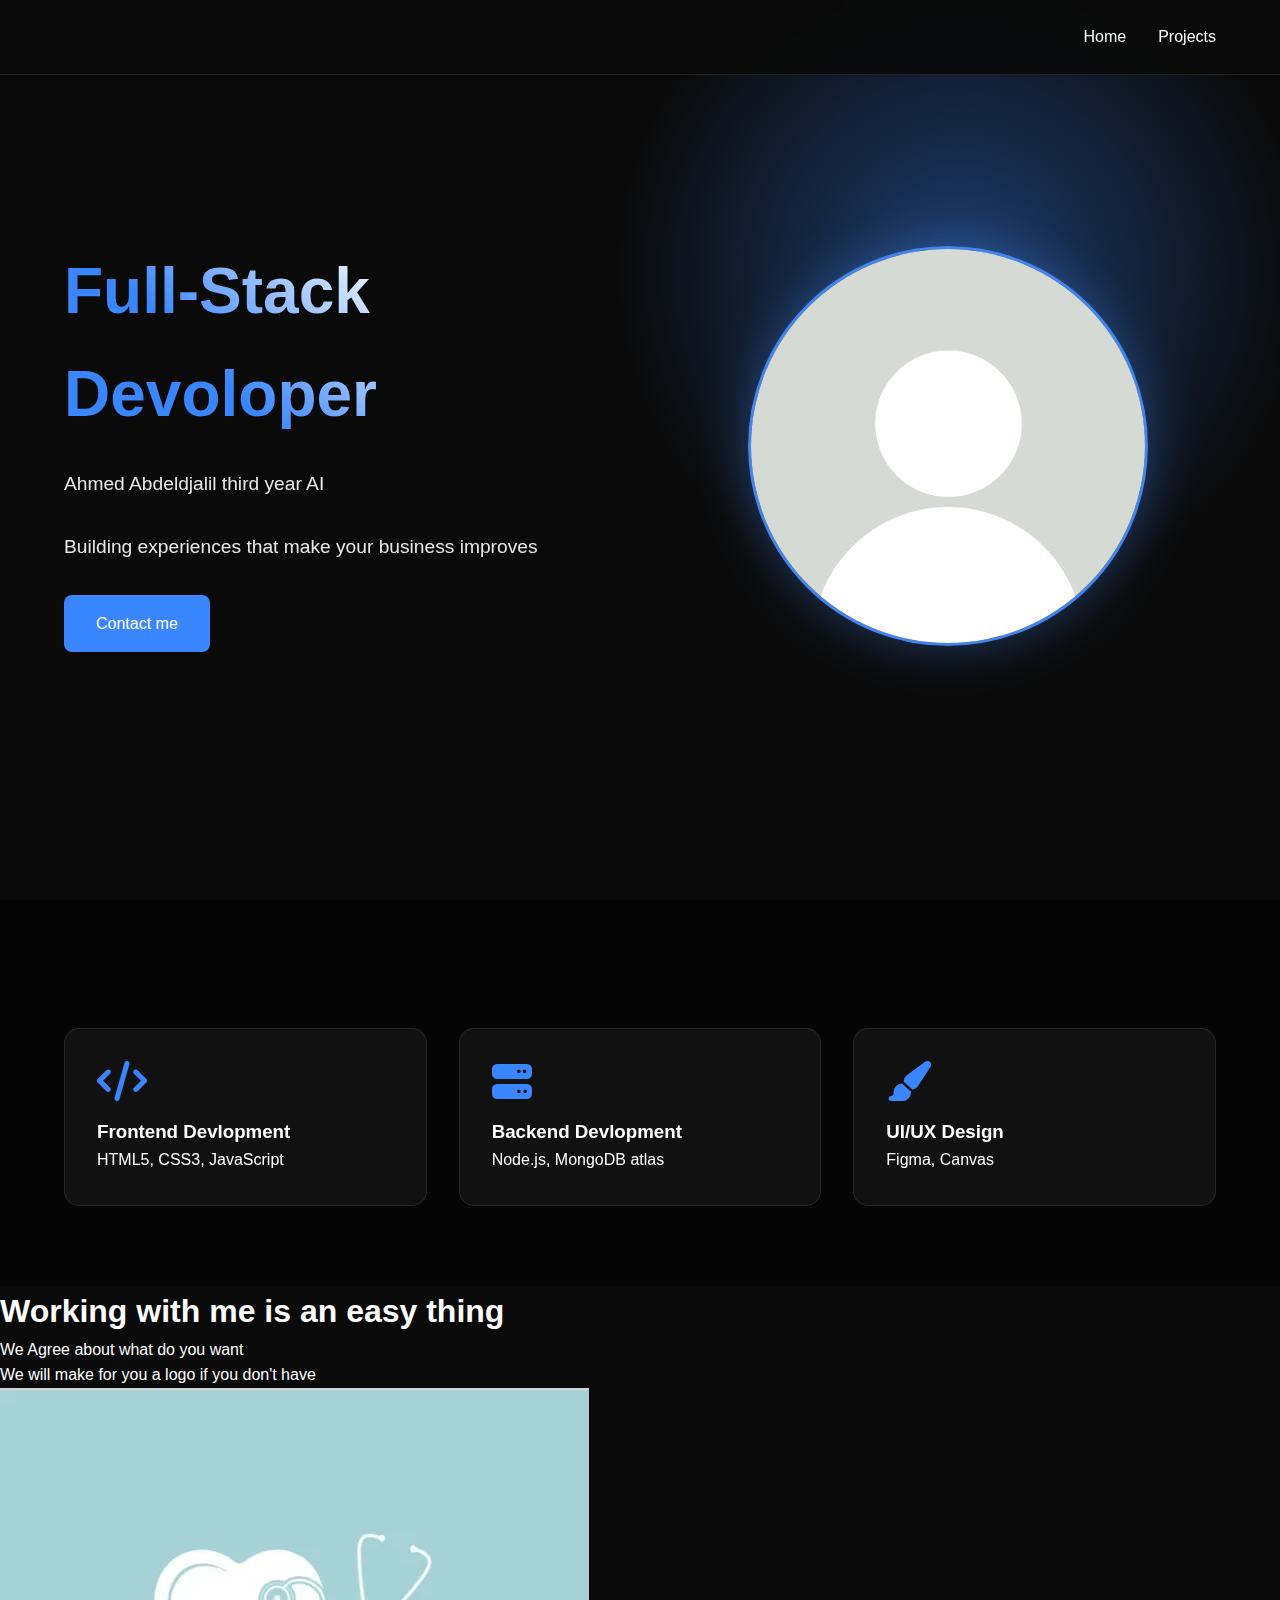
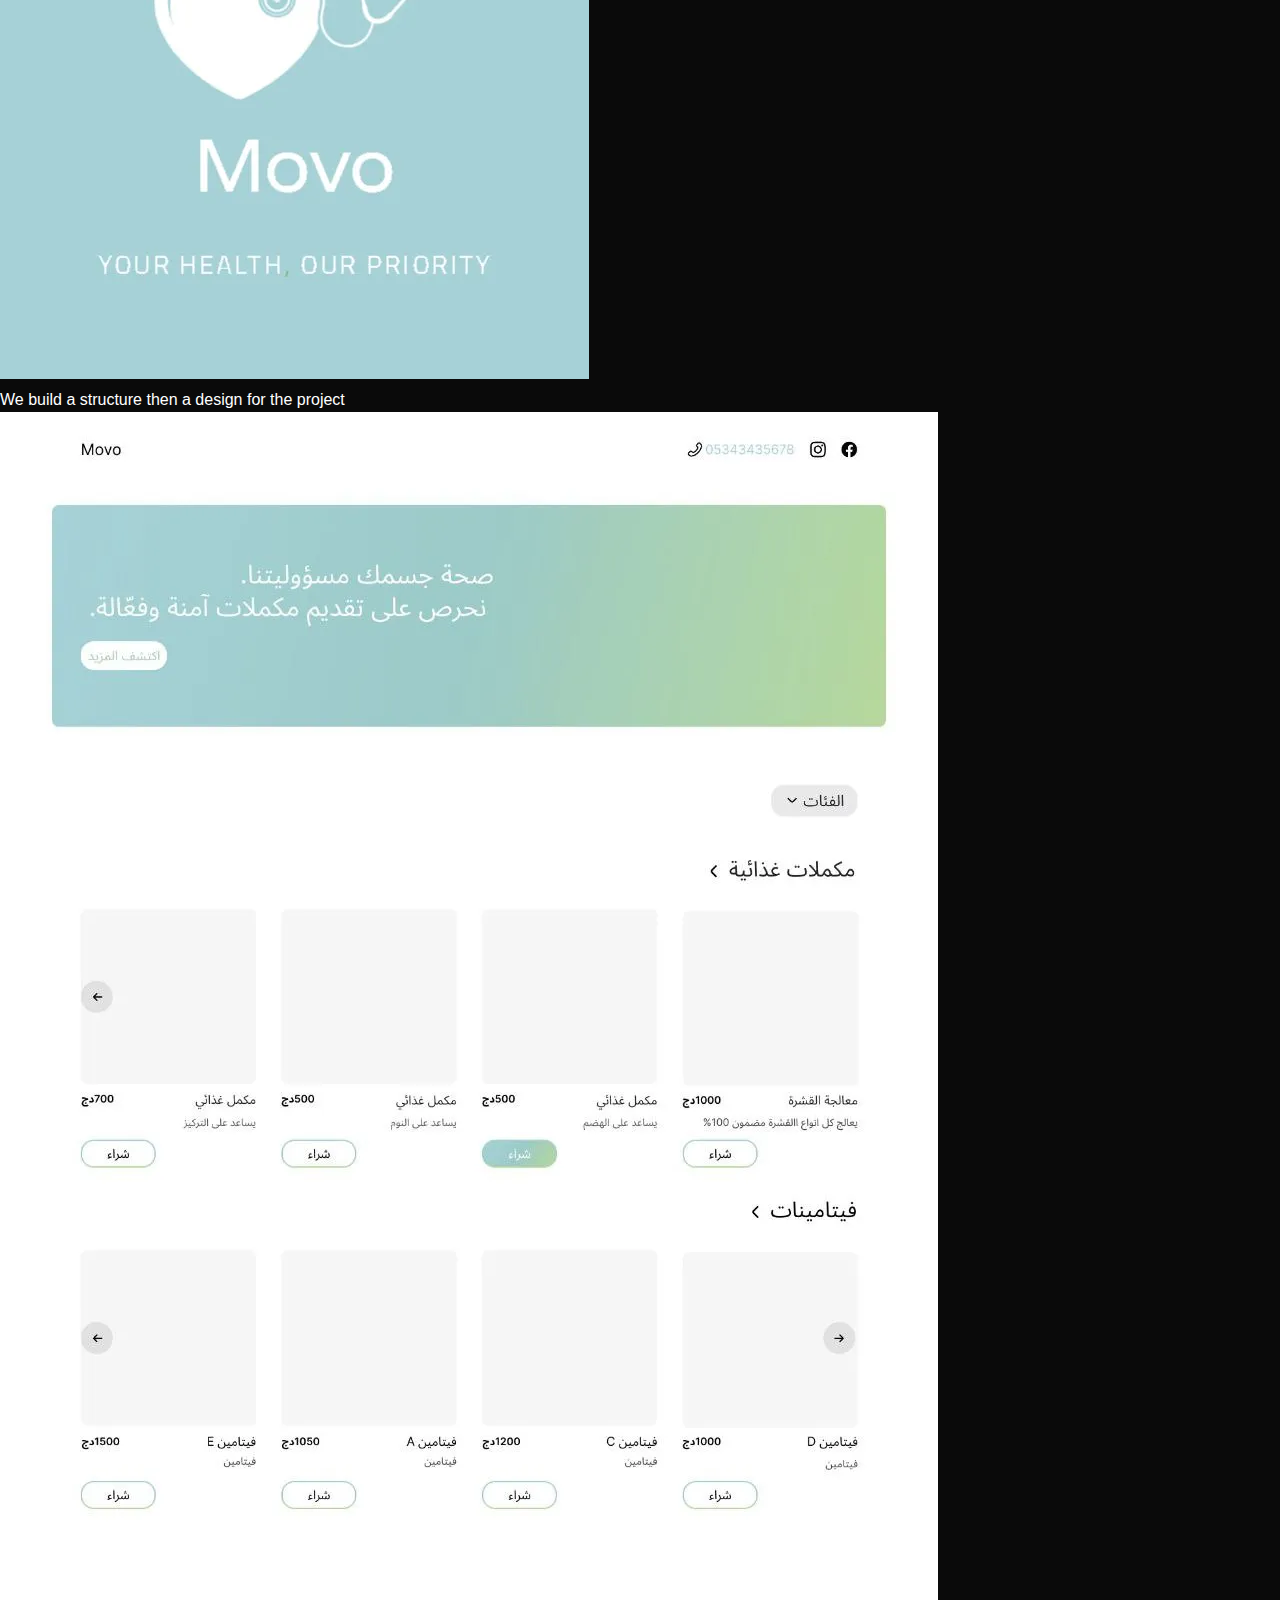
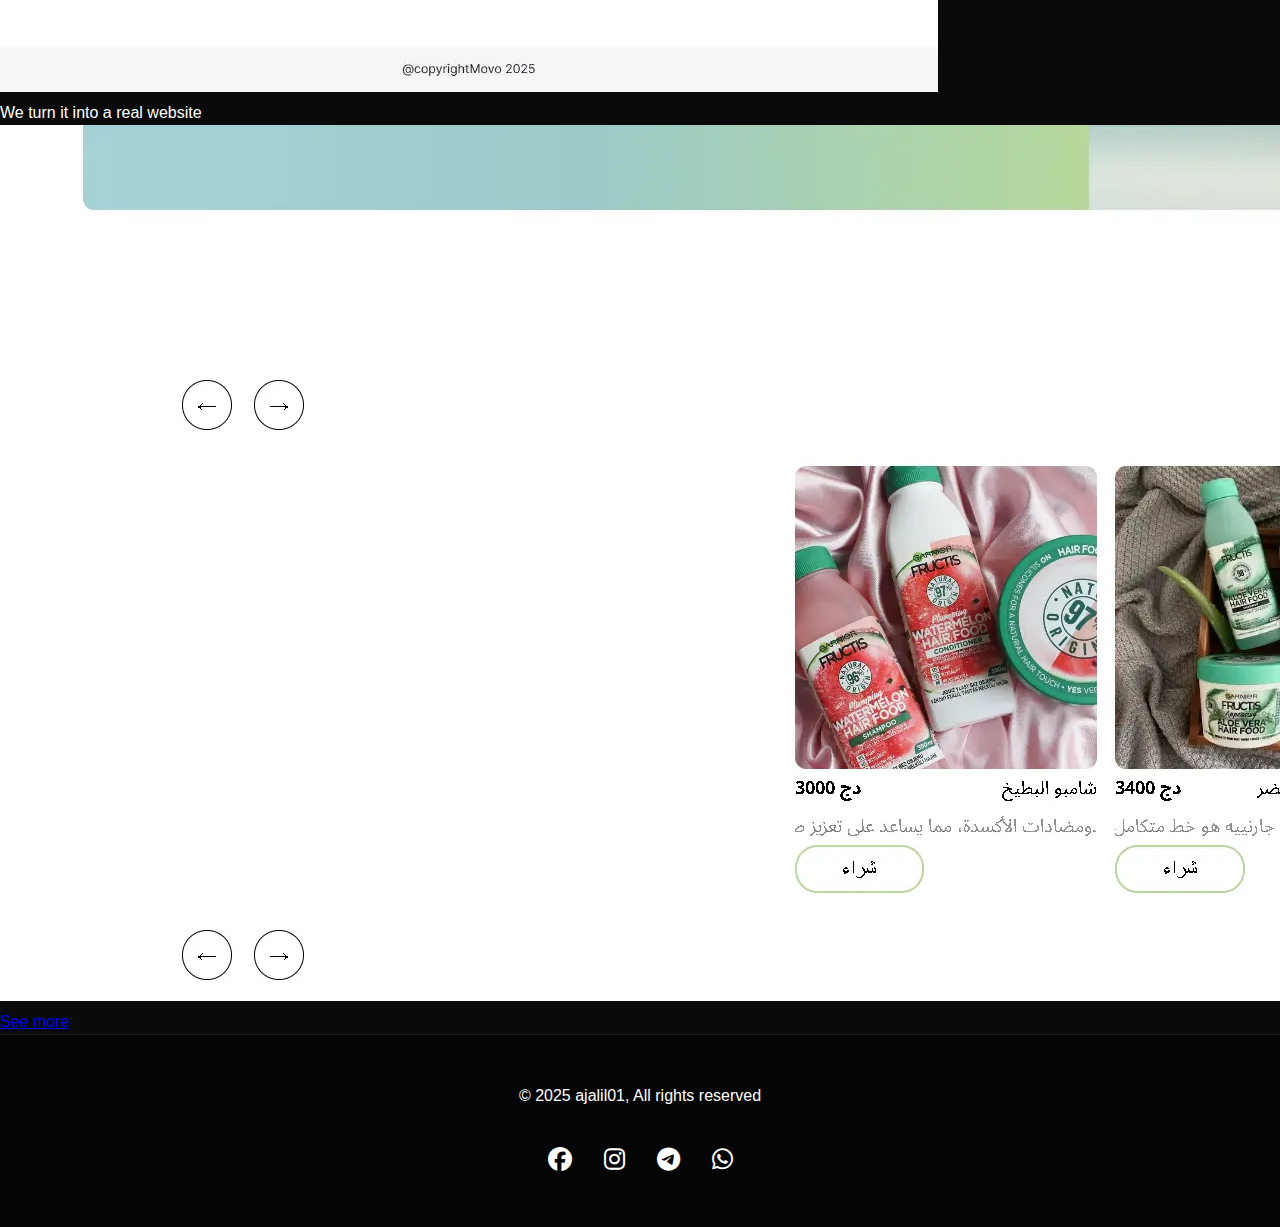
<file: index.html>
<!DOCTYPE html>
<html lang="en">
<head>
    <meta charset="UTF-8">
    <meta name="viewport" content="width=device-width, initial-scale=1.0">
    <link rel="stylesheet" href="index.css">
    <link rel="stylesheet" href="https://cdnjs.cloudflare.com/ajax/libs/font-awesome/6.7.2/css/all.min.css" integrity="sha512-Evv84Mr4kqVGRNSgIGL/F/aIDqQb7xQ2vcrdIwxfjThSH8CSR7PBEakCr51Ck+w+/U6swU2Im1vVX0SVk9ABhg==" crossorigin="anonymous" referrerpolicy="no-referrer" />
    <title>Portfolio</title>
</head>

<body>


    <nav class="nav-bar">
        <div class="logo"></div>
        <input type="checkbox" id="sidebar-active">
            <label for="sidebar-active" class="open-sidebar-button">
                <i class="fa-solid fa-bars"></i>
            </label>
        
            <label id="overlay" for="sidebar-active"></label>

        <ul class="nav-links">
            <label for="sidebar-active" class="close-sidebar-button">
                <i class="fa-solid fa-xmark"></i>
            </label>

            <li><a href="#">Home</a></li>
            <!-- <li><a href="">Skills</a></li> -->
            <li><a href="projects.html">Projects</a></li>
        </ul>
    </nav>

    <section id="home" class="hero">
        <div class="hero-content">
            <h1>Full-Stack Devoloper</h1>
            <p>Ahmed Abdeldjalil third year AI</p>
            <div class="highlight">Building experiences that make your business improves</div>
            <a href="#contact" class="cta-button">Contact me</a>
        </div>

        <div class="hero-image">
            <img src="assets/download (2).jpg" alt="Profile" class="profile-img">
        </div>
    </section>

    <section id="skills" class="skills">
        <div class="skills-grid">
            <div class="skills-card">
                <i class="fa-solid fa-code"></i>
                <h3>Frontend Devlopment</h3>
                <P>HTML5, CSS3, JavaScript</P>
            </div>
            <div class="skills-card">
                <i class="fa-solid fa-server"></i>
                <h3>Backend Devlopment</h3>
                <P>Node.js, MongoDB atlas</P>
            </div>
            <div class="skills-card">
                <i class="fa-solid fa-paintbrush"></i>
                <h3>UI/UX Design</h3>
                <P>Figma, Canvas</P>
            </div>
        </div>
    </section>


    <div class="ex">
        <h1>Working with me is an easy thing</h1>

        <section>
        <div class="title">We Agree about what do you want</div>
        <div class="title">We will make for you a logo if you don't have</div>
                <img src="assets/logo1.webp" alt="projects-logo">

        <div class="title">We build a structure then a design for the project</div>
                <img src="assets/structure1.webp" alt="projects-structure">

        <div class="title">We turn it into a real website</div>
                <img src="assets/movo1.webp" alt="projects-web">

    </section>

            <a href="projects.html">See more</a>
    </div>



    <footer id="contact">
        <p>&copy; 2025 ajalil01, All rights reserved</p>
        <div class="social-links">

            <a href="https://www.facebook.com/aab.jalil.2025" target="_blank"><i class="fa-brands fa-facebook"></i></a>
            <a href="https://www.instagram.com/b.aaj_01/" target="_blank"><i class="fa-brands fa-instagram"></i></a>
                        <a href="https://t.me/AJalil01" target="_blank"><i class="fa-brands fa-telegram"></i></a>
                        <a href="https://wa.me/213552551683" target="_blank"><i class="fa-brands fa-whatsapp"></i></a>

        </div>
    </footer>

    <script src="script.js"></script>

</body>
</html>
</file>
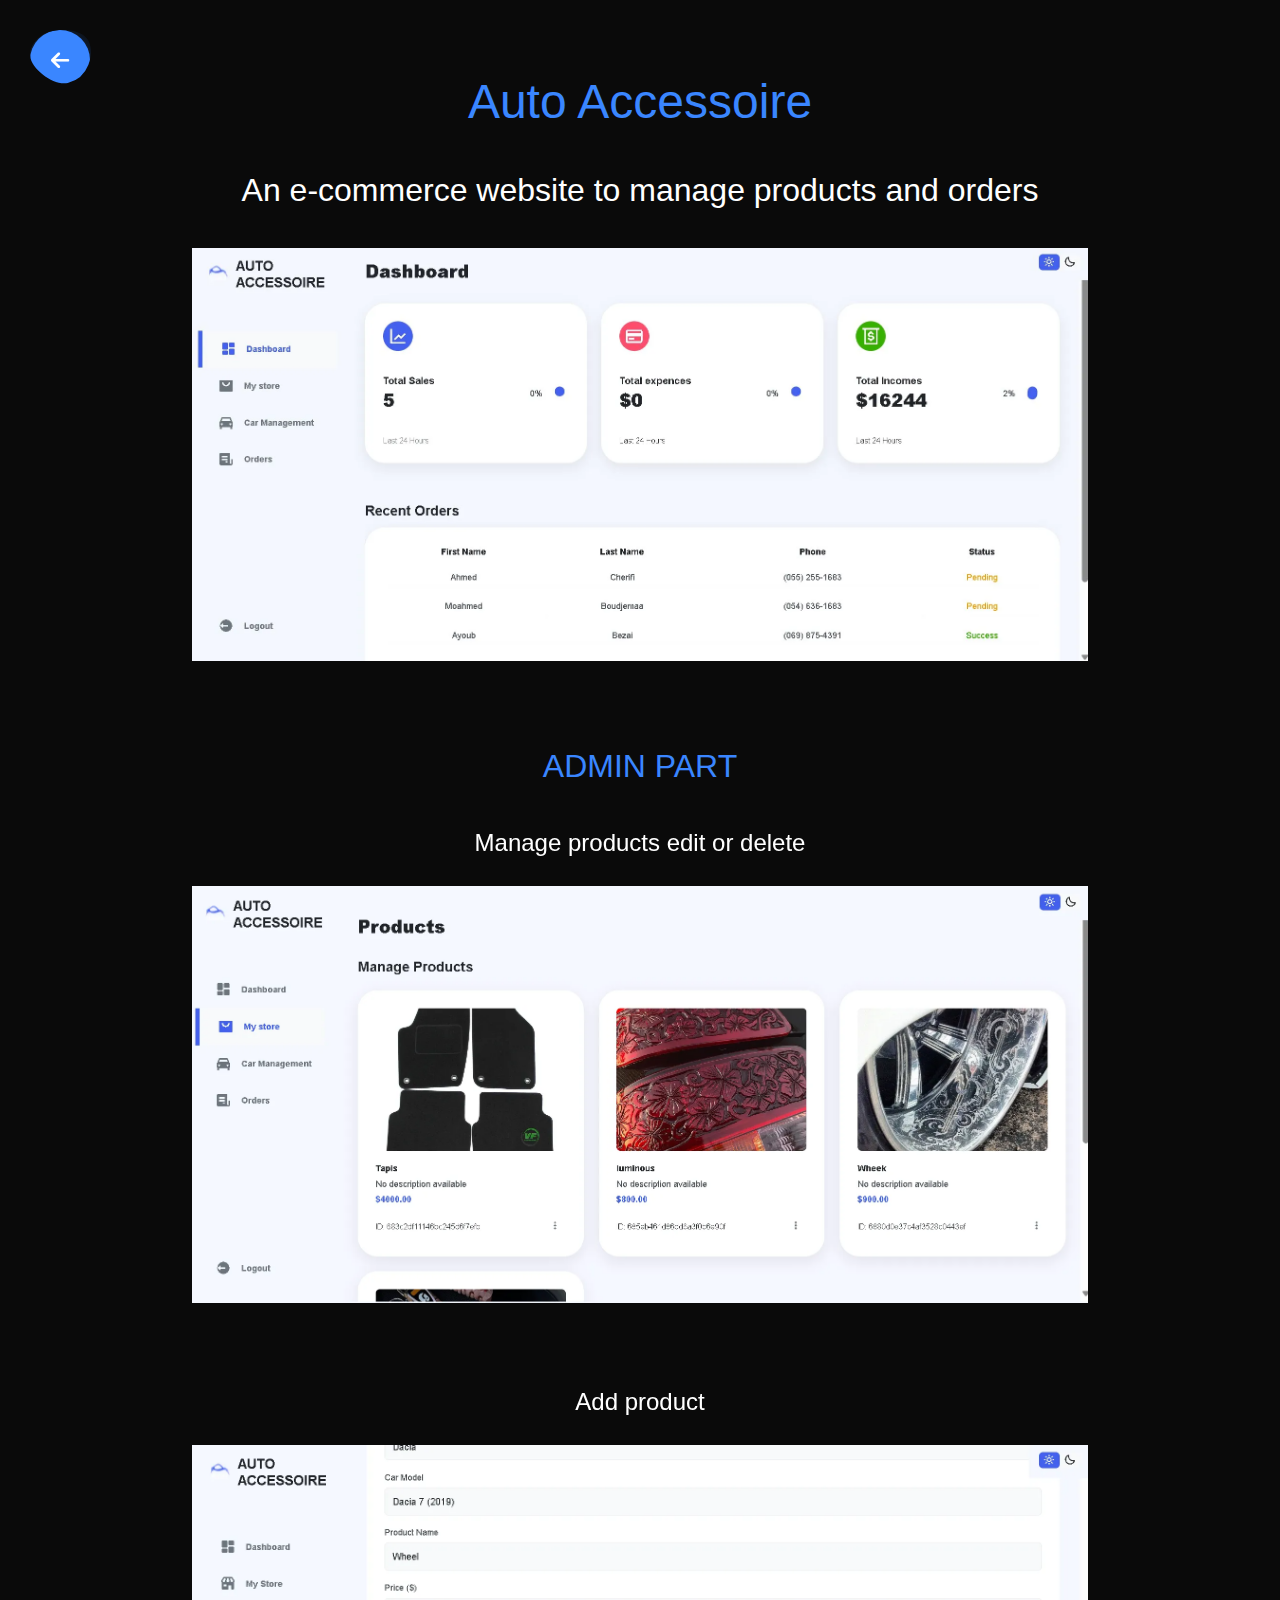
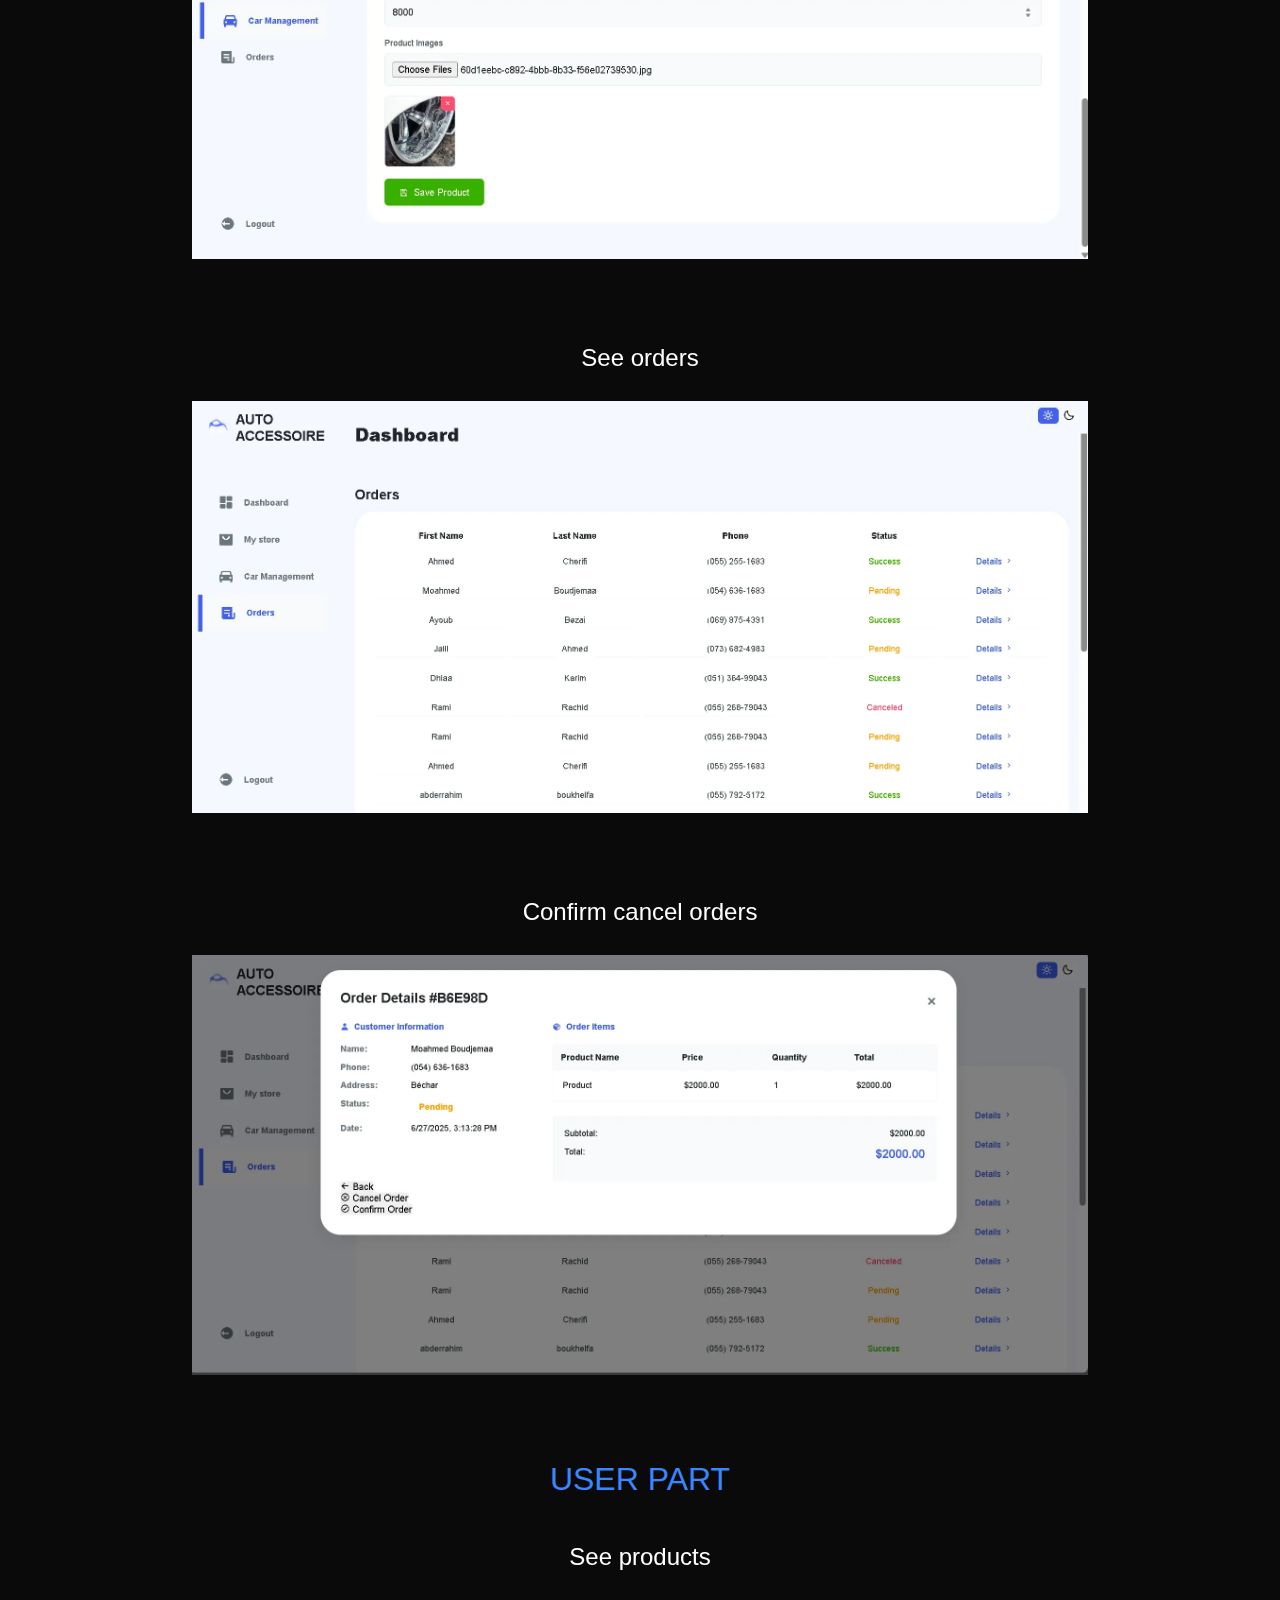
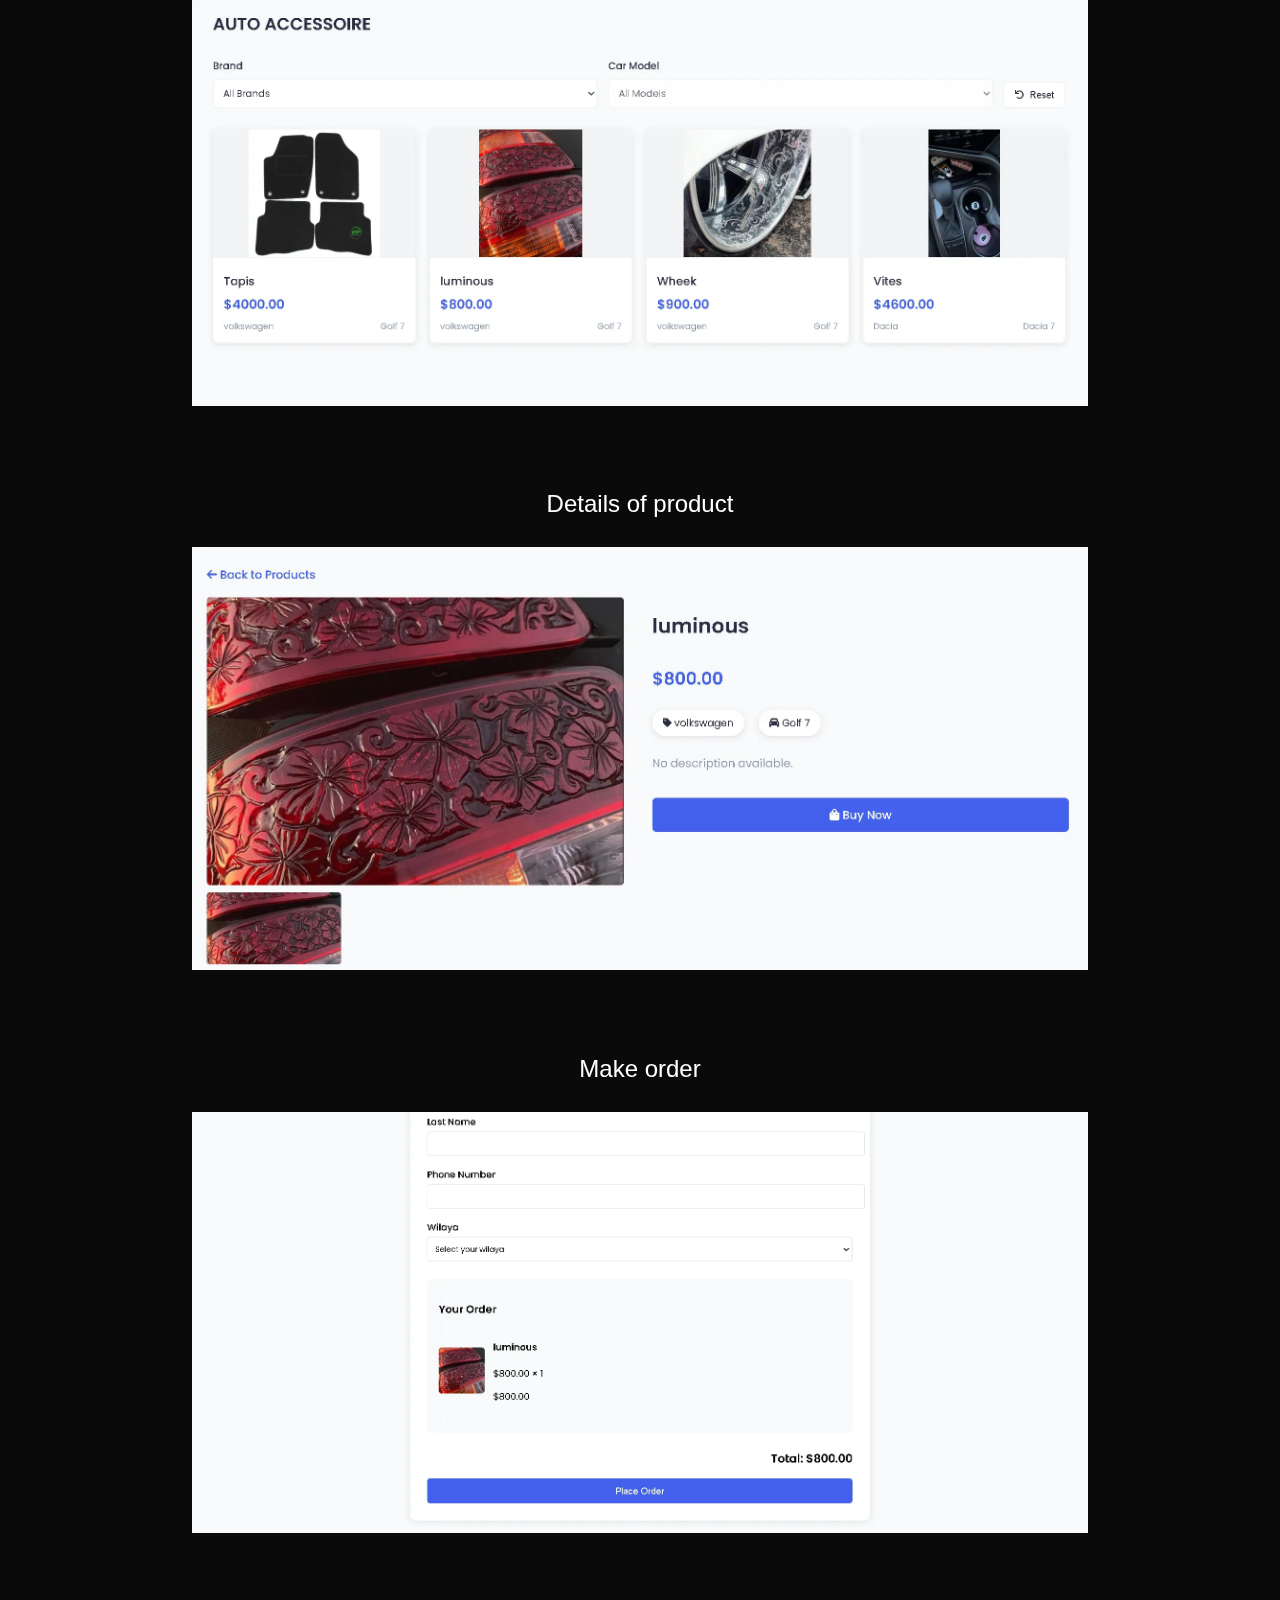
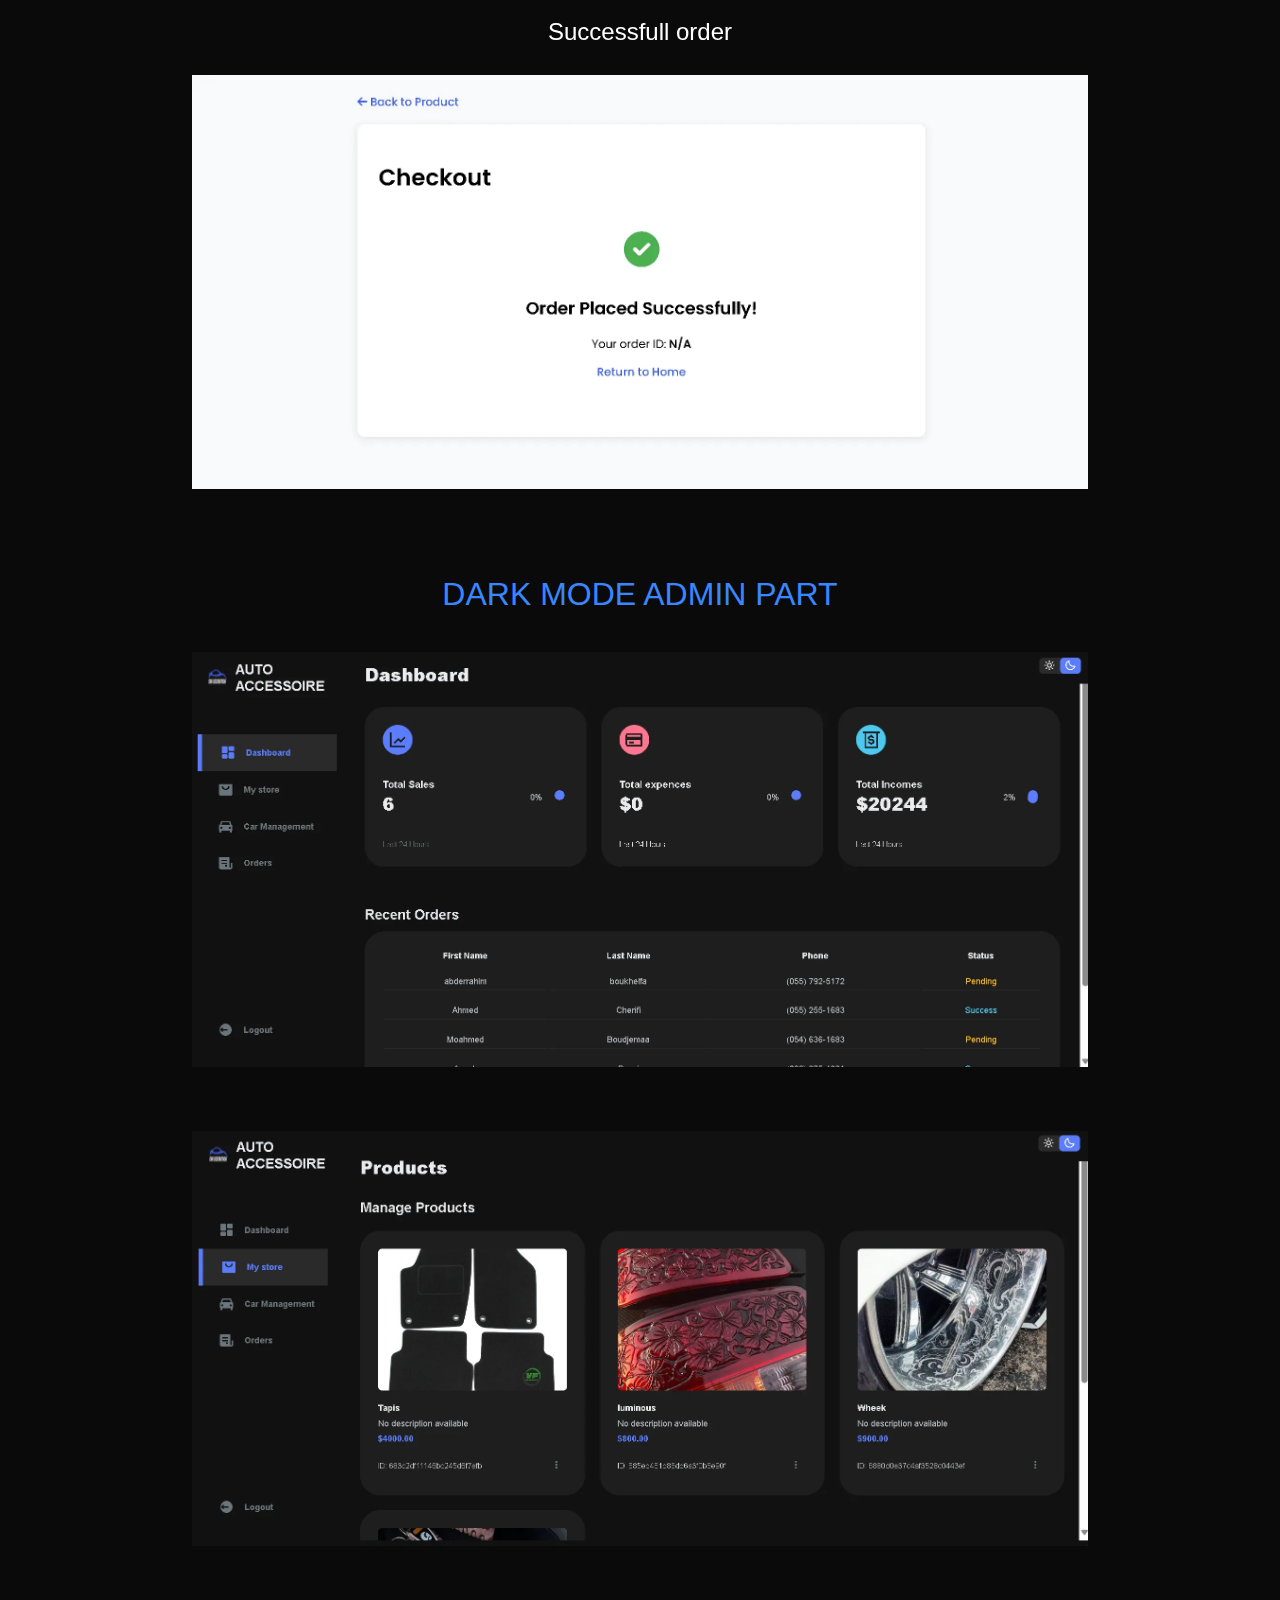
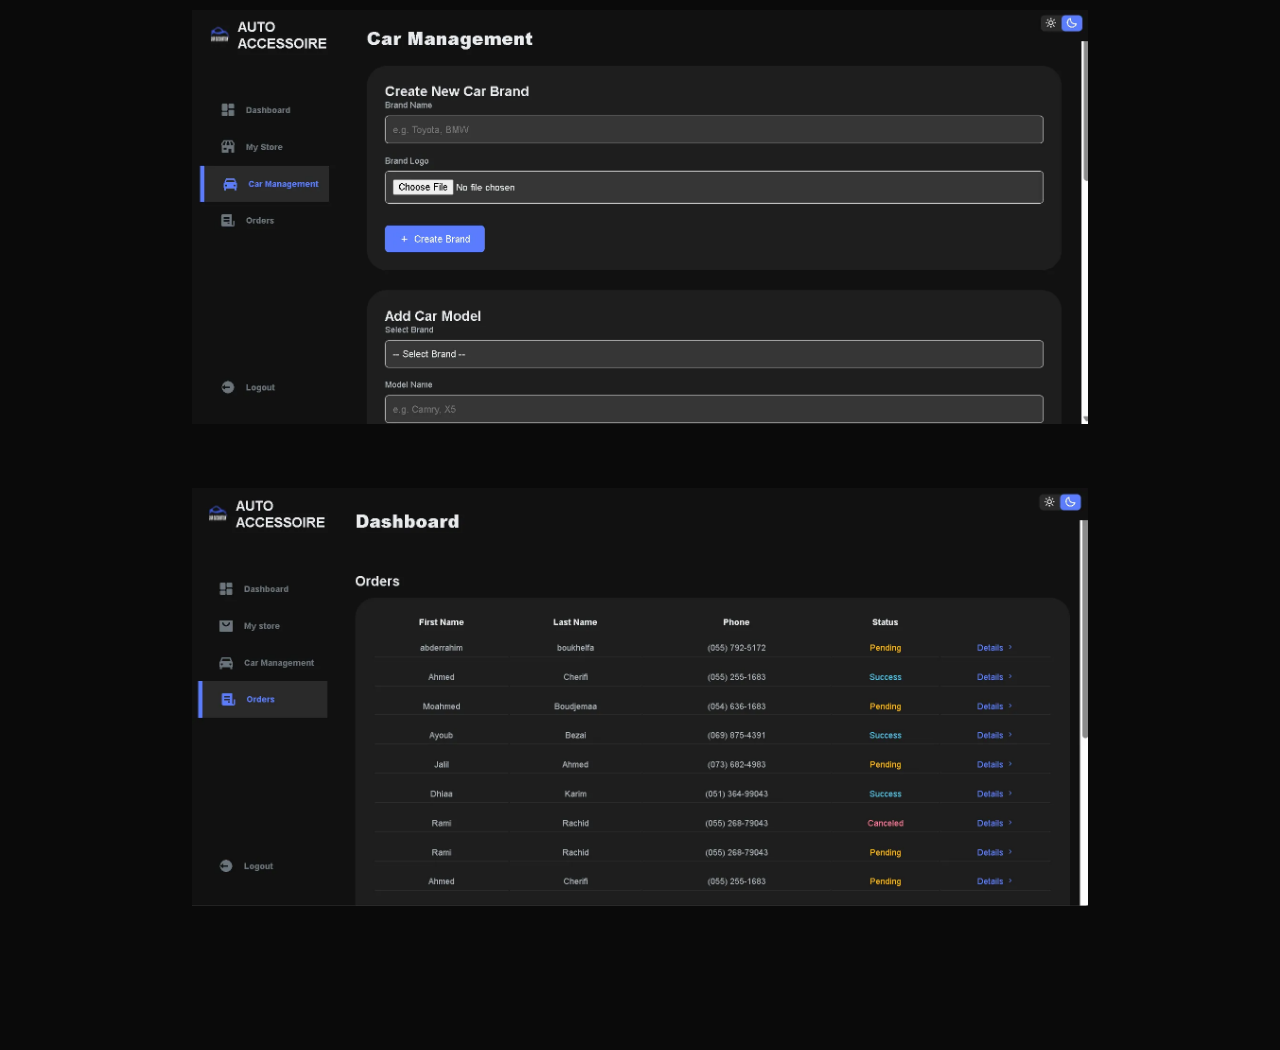
<file: auto.html>
<!DOCTYPE html>
<html lang="en">
<head>
    <meta charset="UTF-8">
    <meta name="viewport" content="width=device-width, initial-scale=1.0">
        <link rel="stylesheet" href="project-house.css">
        <link rel="stylesheet" href="https://cdnjs.cloudflare.com/ajax/libs/font-awesome/6.7.2/css/all.min.css" integrity="sha512-Evv84Mr4kqVGRNSgIGL/F/aIDqQb7xQ2vcrdIwxfjThSH8CSR7PBEakCr51Ck+w+/U6swU2Im1vVX0SVk9ABhg==" crossorigin="anonymous" referrerpolicy="no-referrer" />
    <title>Auto accessoire</title>
</head>
<body>
          <div class="back-button" onclick="history.back()"><i class="fas fa-arrow-left"></i></div>

      <section class="hero">
        <div class="title">Auto Accessoire</div>
        <div class="description">An e-commerce website to manage products and orders</div>
        <img src="assets/auto-hero.webp" alt="project-picture">
      </section>

      <div class="part">ADMIN PART</div>

    <div class="element">
        <div class="text-element">Manage products edit or delete</div>
        <img src="assets/auto1.webp" alt="project-picture">
      </div>

    <div class="element">
        <div class="text-element">Add product</div>
        <img src="assets/auto2.webp" alt="project-picture">
      </div>

    <div class="element">
        <div class="text-element">See orders</div>
        <img src="assets/auto3.webp" alt="project-picture">
      </div>

    <div class="element">
        <div class="text-element">Confirm cancel orders</div>
        <img src="assets/auto4.webp" alt="project-picture">
      </div>

            <div class="part">USER PART</div>
        <div class="element">
        <div class="text-element">See products</div>
        <img src="assets/auto5.webp" alt="project-picture">
      </div>

        <div class="element">
        <div class="text-element">Details of product</div>
        <img src="assets/auto6.webp" alt="project-picture">
      </div>

        <div class="element">
        <div class="text-element">Make order</div>
        <img src="assets/auto7.webp" alt="project-picture">
      </div>

              <div class="element">
        <div class="text-element">Successfull order</div>
        <img src="assets/auto8.webp" alt="project-picture">
      </div>

            <div class="part">DARK MODE ADMIN PART</div>

                      <div class="element">
        <img src="assets/auto9.webp" alt="project-picture" style="margin-bottom: 4em;">
        <img src="assets/auto10.webp" alt="project-picture" style="margin-bottom: 4em;">
        <img src="assets/auto11.webp" alt="project-picture" style="margin-bottom: 4em;">
        <img src="assets/auto12.webp" alt="project-picture" style="margin-bottom: 4em;">
      </div>

</body>
</html>
</file>
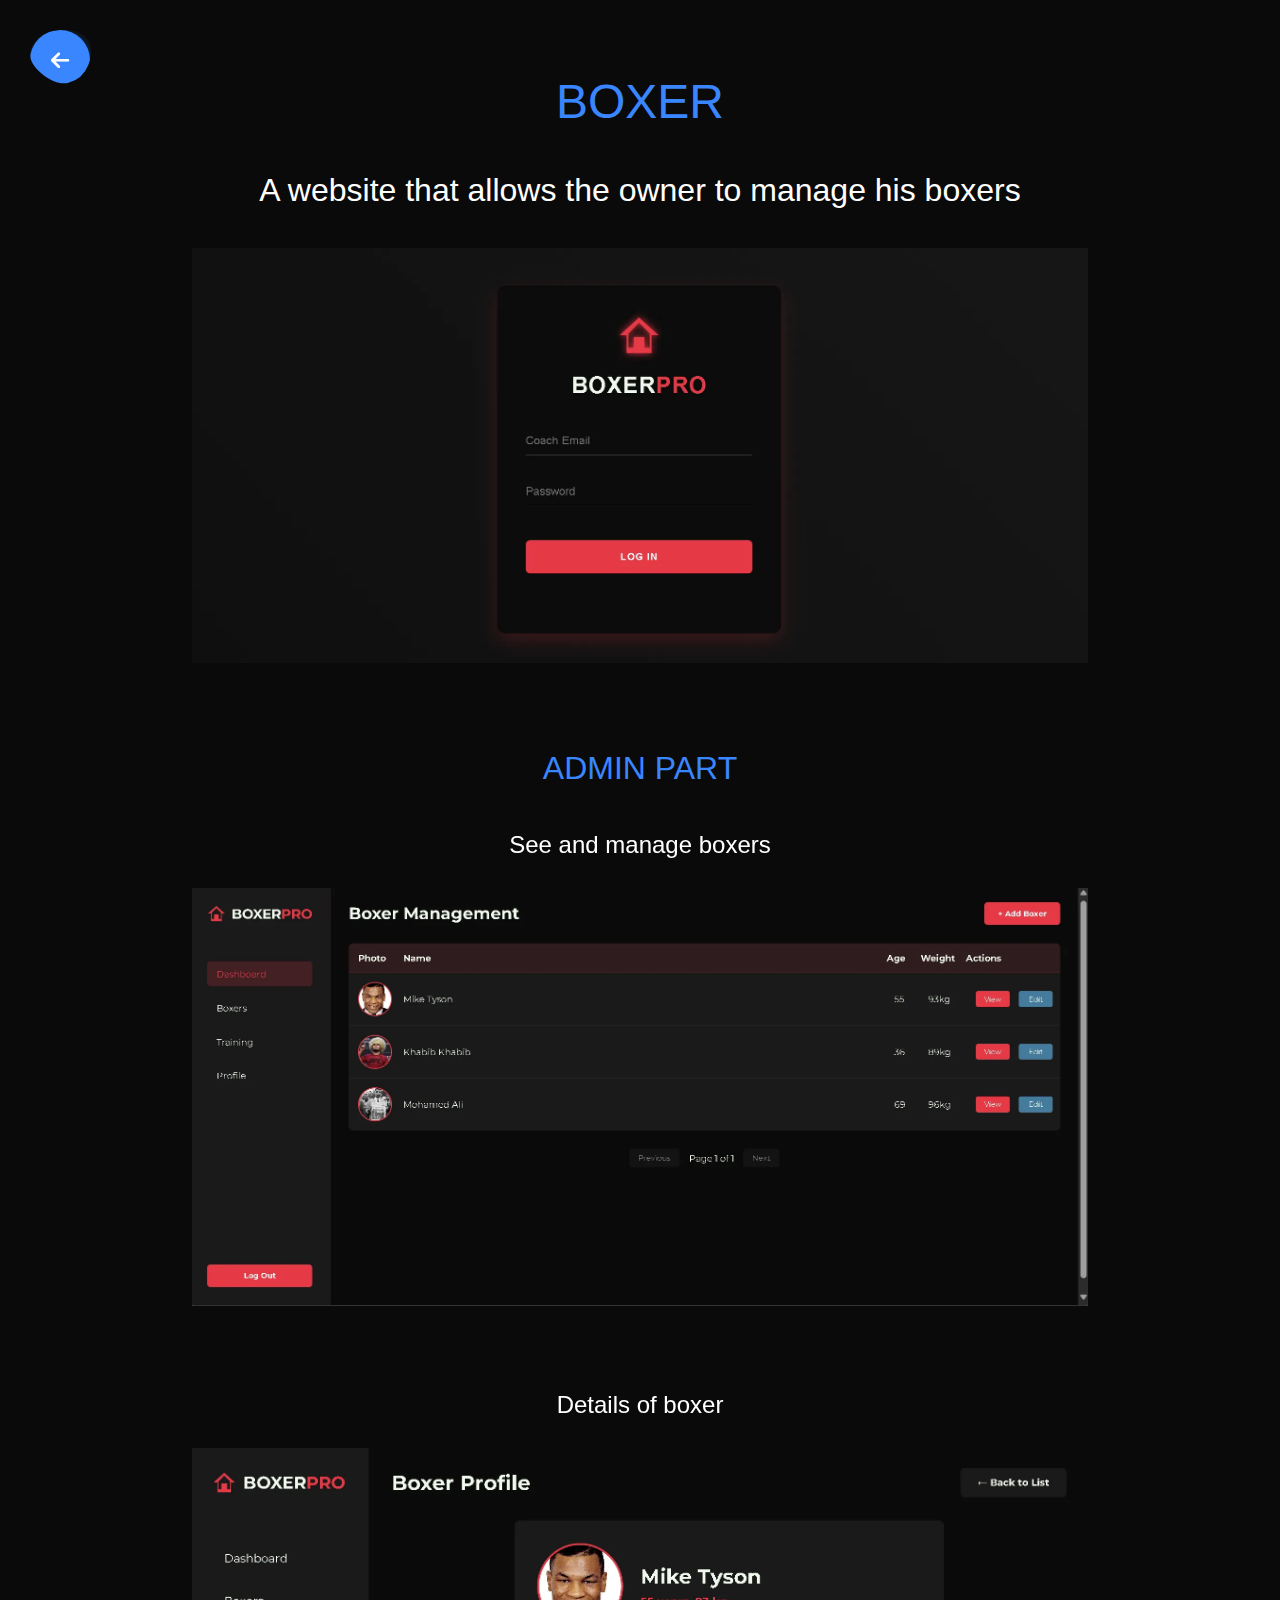
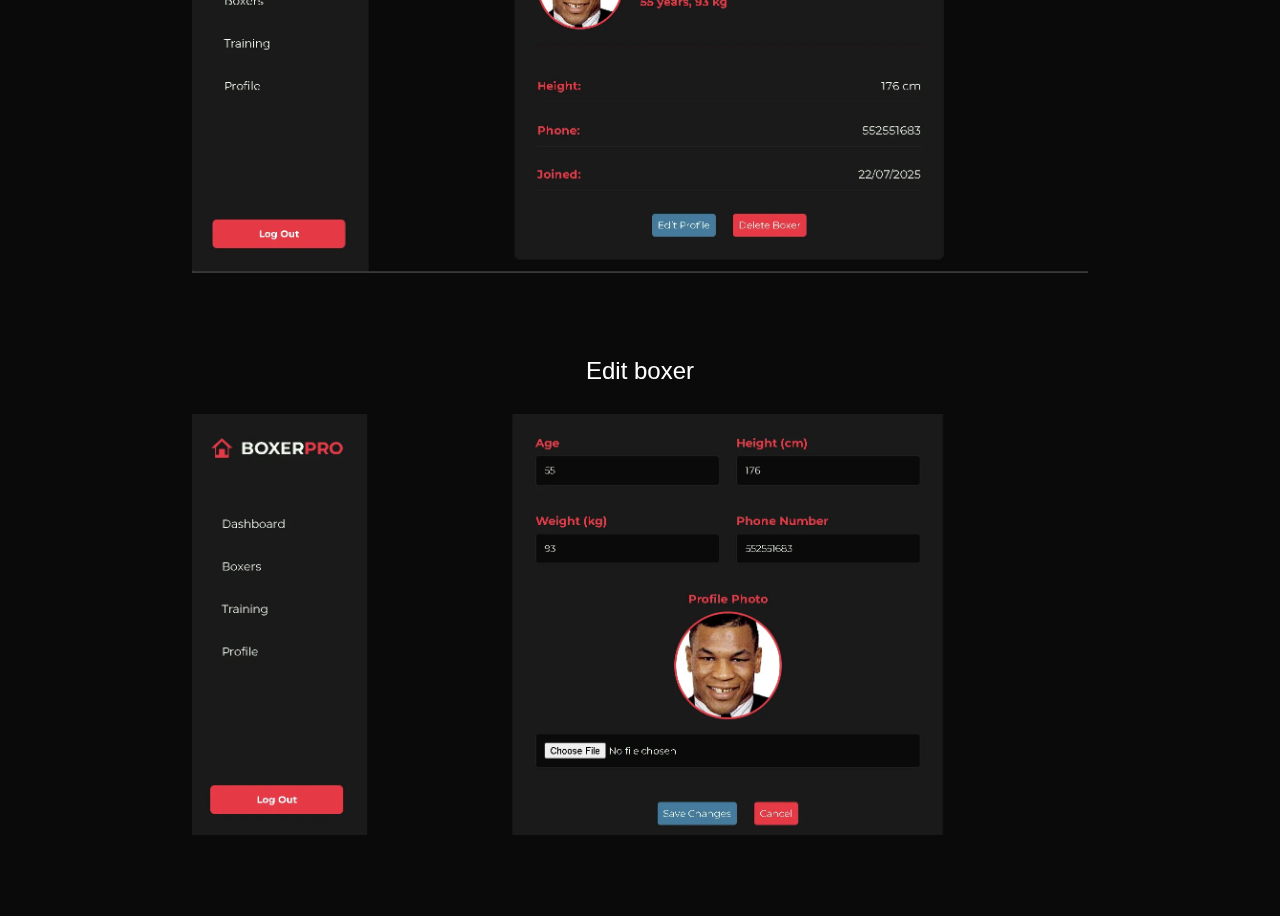
<file: boxer.html>
<!DOCTYPE html>
<html lang="en">
<head>
    <meta charset="UTF-8">
    <meta name="viewport" content="width=device-width, initial-scale=1.0">
    <link rel="stylesheet" href="project-house.css">
    <link rel="stylesheet" href="https://cdnjs.cloudflare.com/ajax/libs/font-awesome/6.7.2/css/all.min.css" integrity="sha512-Evv84Mr4kqVGRNSgIGL/F/aIDqQb7xQ2vcrdIwxfjThSH8CSR7PBEakCr51Ck+w+/U6swU2Im1vVX0SVk9ABhg==" crossorigin="anonymous" referrerpolicy="no-referrer" />
    <title>Boxer</title>
</head>
<body>
        <div class="back-button" onclick="history.back()"><i class="fas fa-arrow-left"></i></div>

      <section class="hero">
        <div class="title">BOXER</div>
        <div class="description">A website that allows the owner to manage his boxers</div>
        <img src="assets/boxer1.webp" alt="project-picture">
      </section>

    <div class="part">ADMIN PART</div>

    <div class="element">
        <div class="text-element">See and manage boxers</div>
        <img src="assets/boxer-hero.webp" alt="project-picture">
      </div>

        <div class="element">
        <div class="text-element">Details of boxer</div>
        <img src="assets/boxer2.webp" alt="project-picture">
      </div>

          <div class="element">
        <div class="text-element">Edit boxer</div>
        <img src="assets/boxer3.webp" alt="project-picture">
      </div>

</body>
</html>
</file>
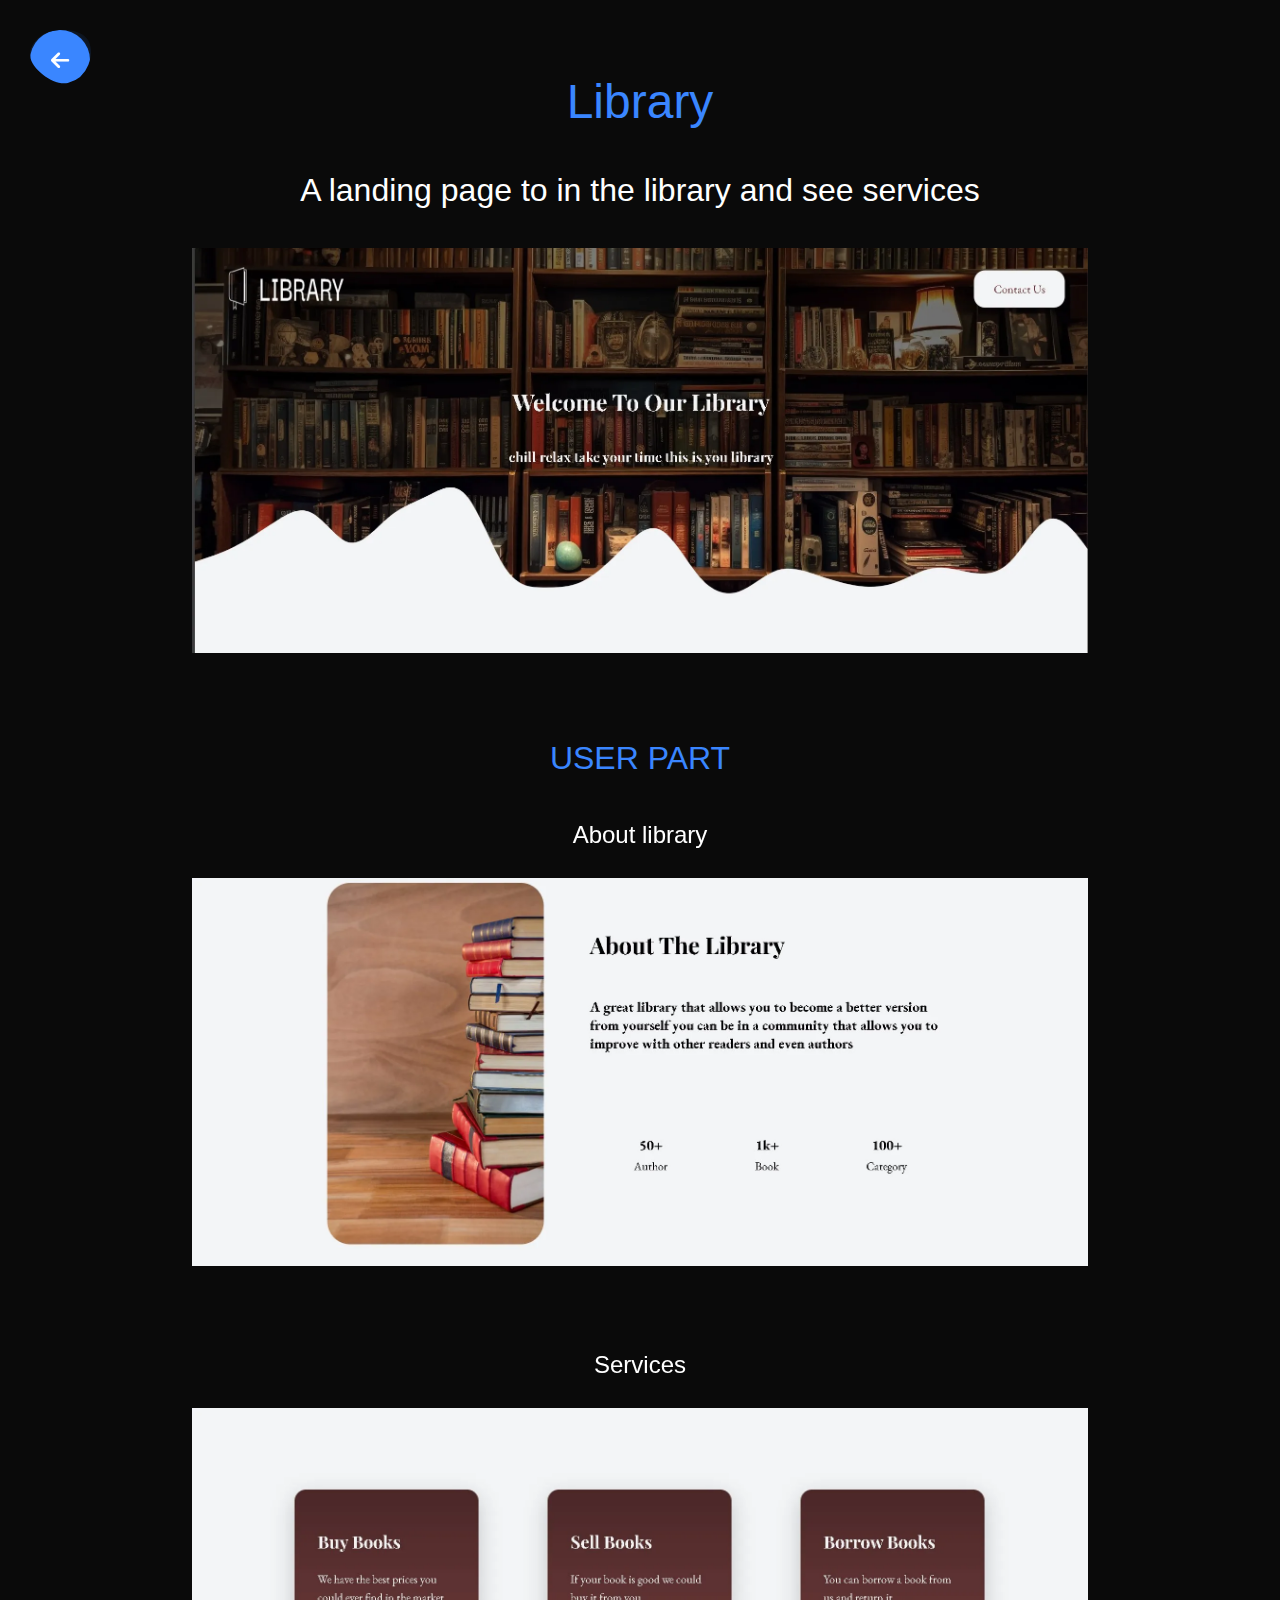
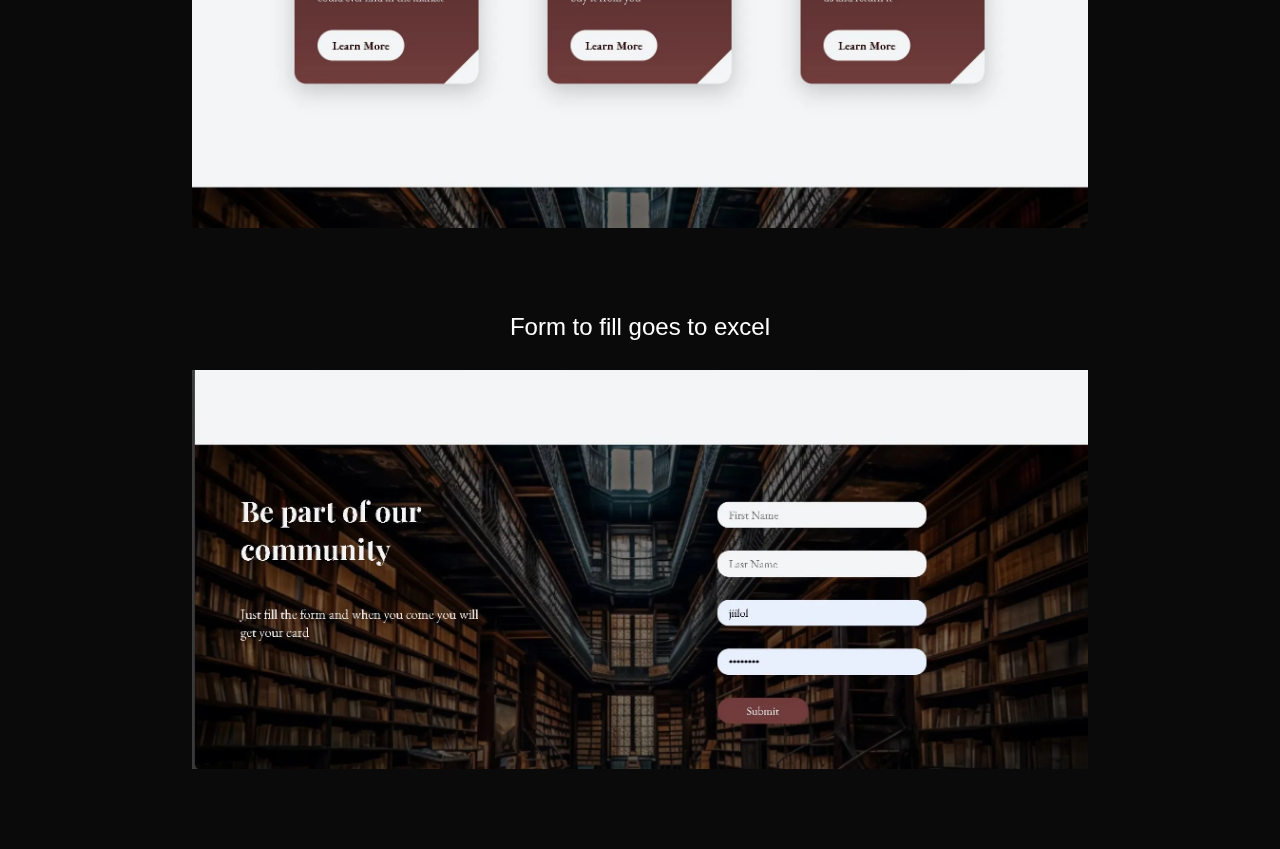
<file: library.html>
<!DOCTYPE html>
<html lang="en">
<head>
    <meta charset="UTF-8">
    <meta name="viewport" content="width=device-width, initial-scale=1.0">
    <link rel="stylesheet" href="project-house.css">
    <link rel="stylesheet" href="https://cdnjs.cloudflare.com/ajax/libs/font-awesome/6.7.2/css/all.min.css" integrity="sha512-Evv84Mr4kqVGRNSgIGL/F/aIDqQb7xQ2vcrdIwxfjThSH8CSR7PBEakCr51Ck+w+/U6swU2Im1vVX0SVk9ABhg==" crossorigin="anonymous" referrerpolicy="no-referrer" />
    <title>Library</title>
</head>
<body>
        <div class="back-button" onclick="history.back()"><i class="fas fa-arrow-left"></i></div>

      <section class="hero">
        <div class="title">Library</div>
        <div class="description">A landing page to in the library and see services</div>
        <img src="assets/library-hero.webp" alt="project-picture">
      </section>

      <div class="part">USER PART</div>

    <div class="element">
        <div class="text-element">About library</div>
        <img src="assets/library1.webp" alt="project-picture">
      </div>

    <div class="element">
        <div class="text-element">Services</div>
        <img src="assets/library2.webp" alt="project-picture">
      </div>

    <div class="element">
        <div class="text-element">Form to fill goes to excel</div>
        <img src="assets/library3.webp" alt="project-picture">
      </div>



</body>
</html>
</file>
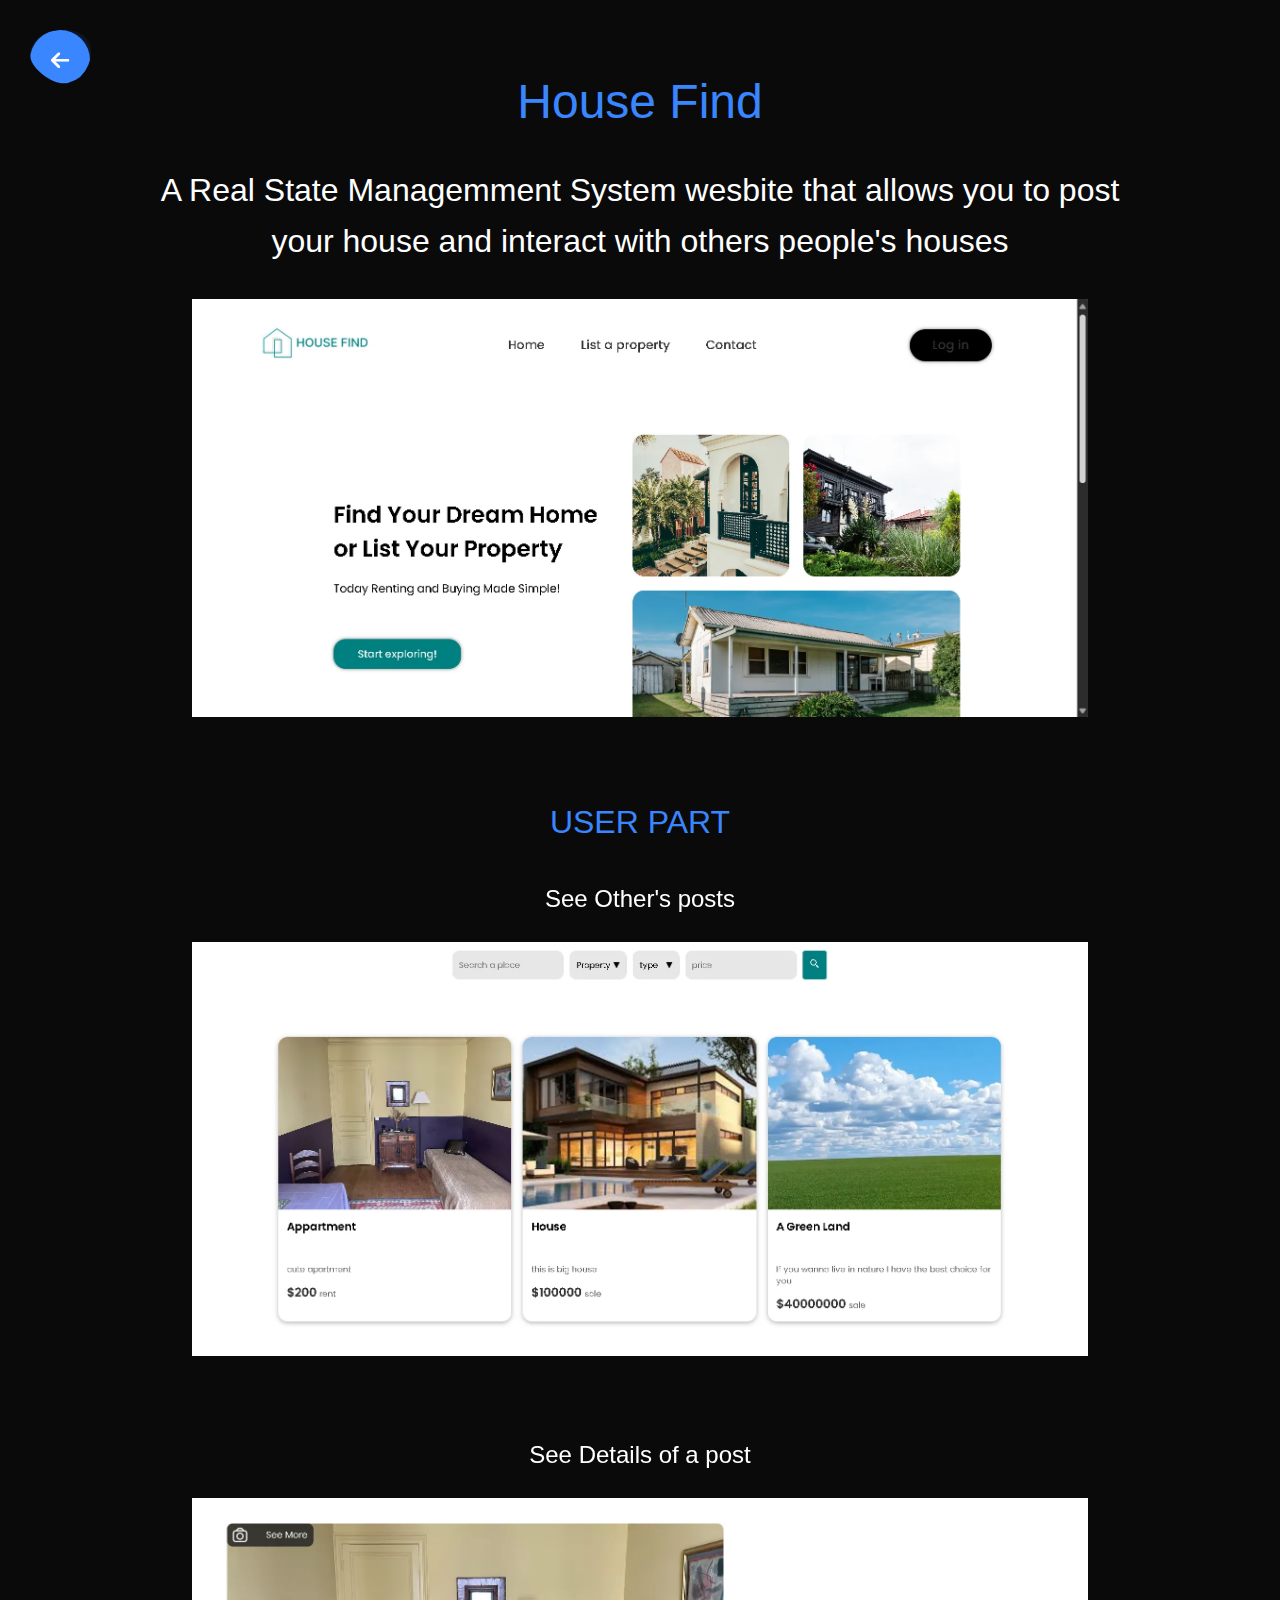
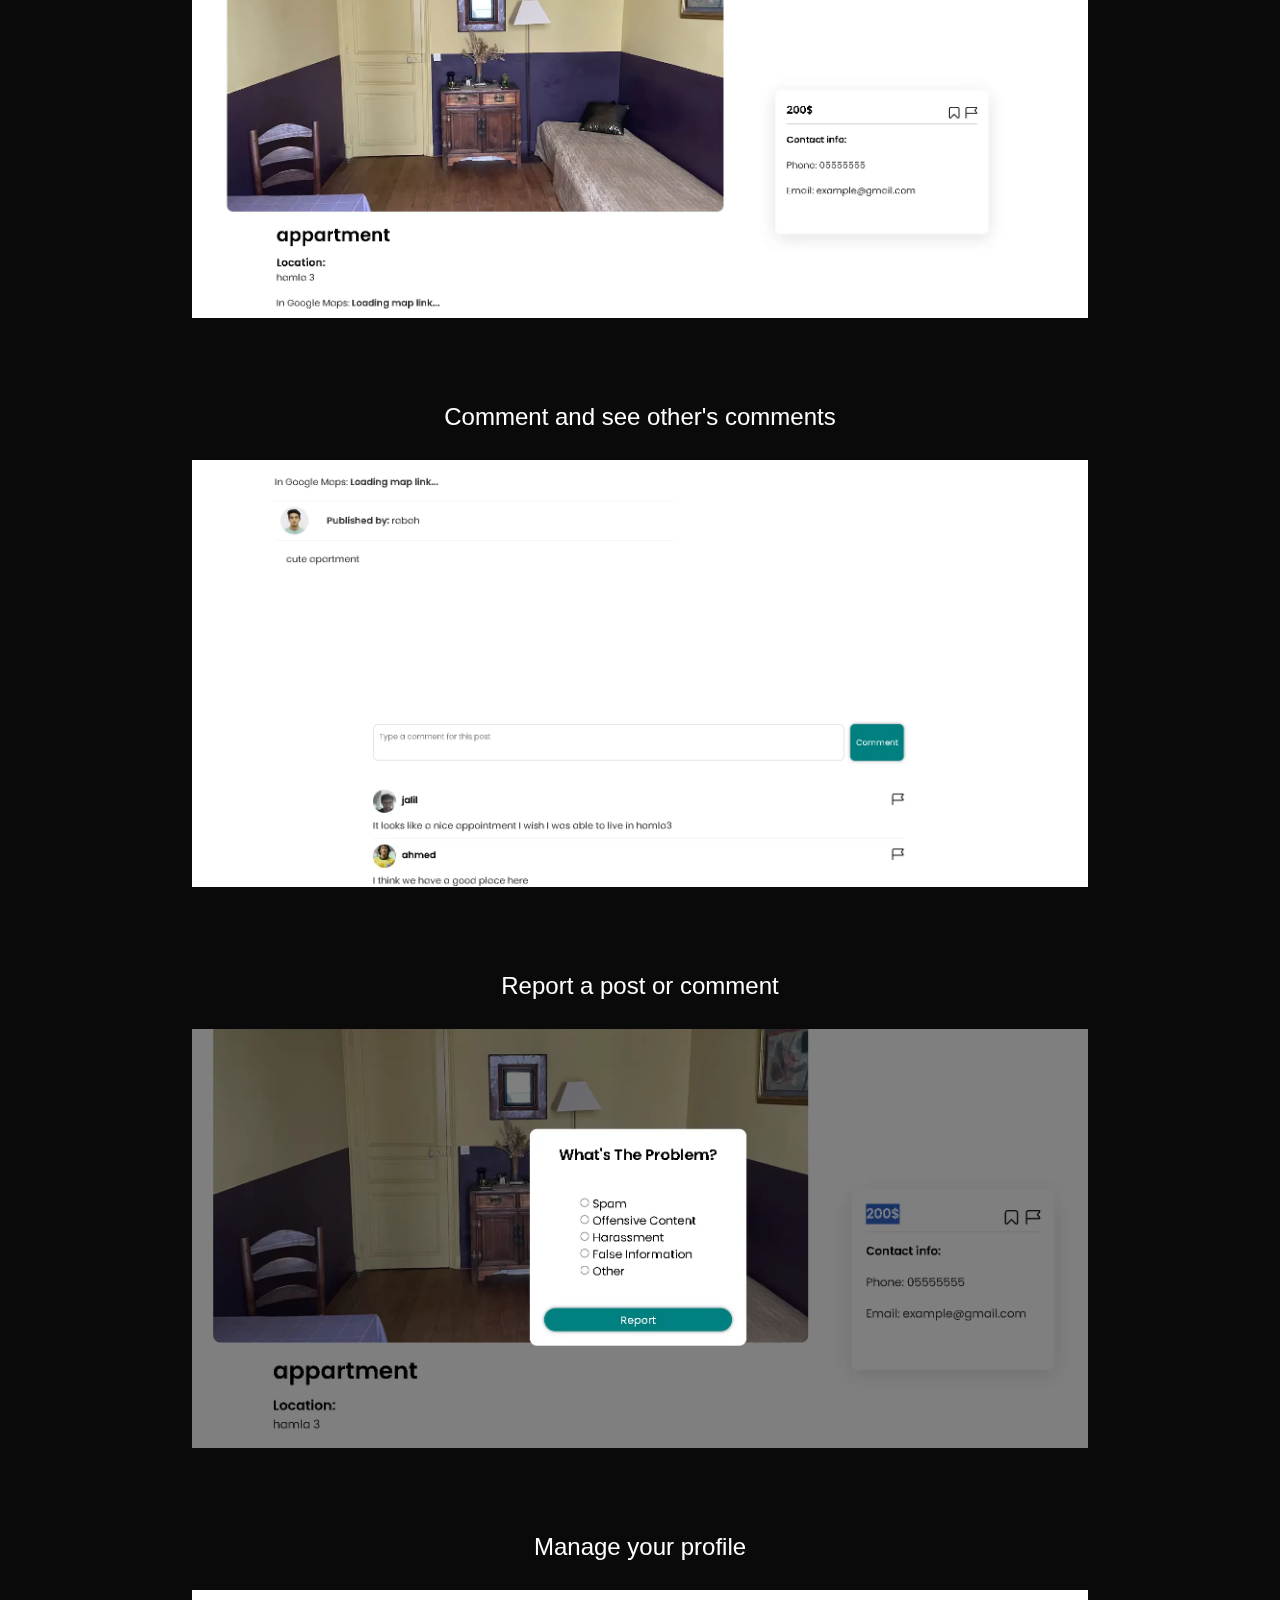
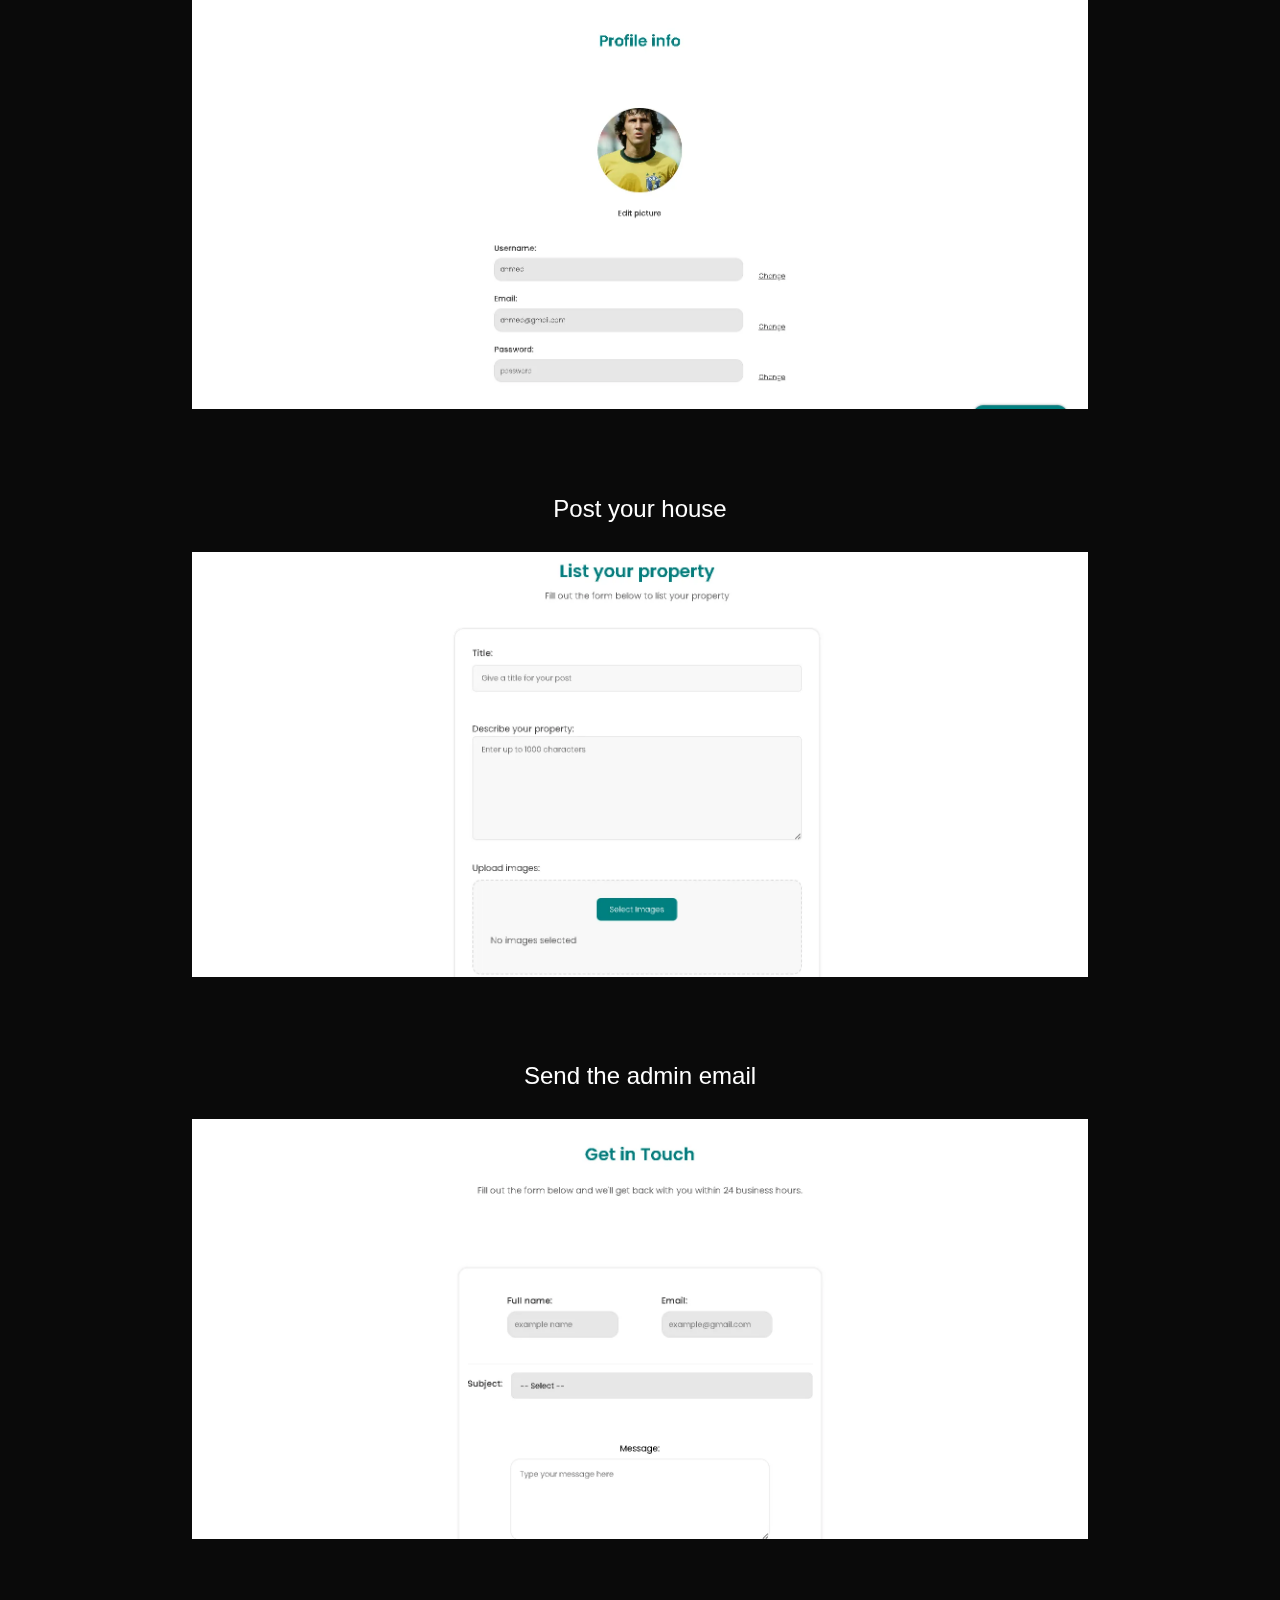
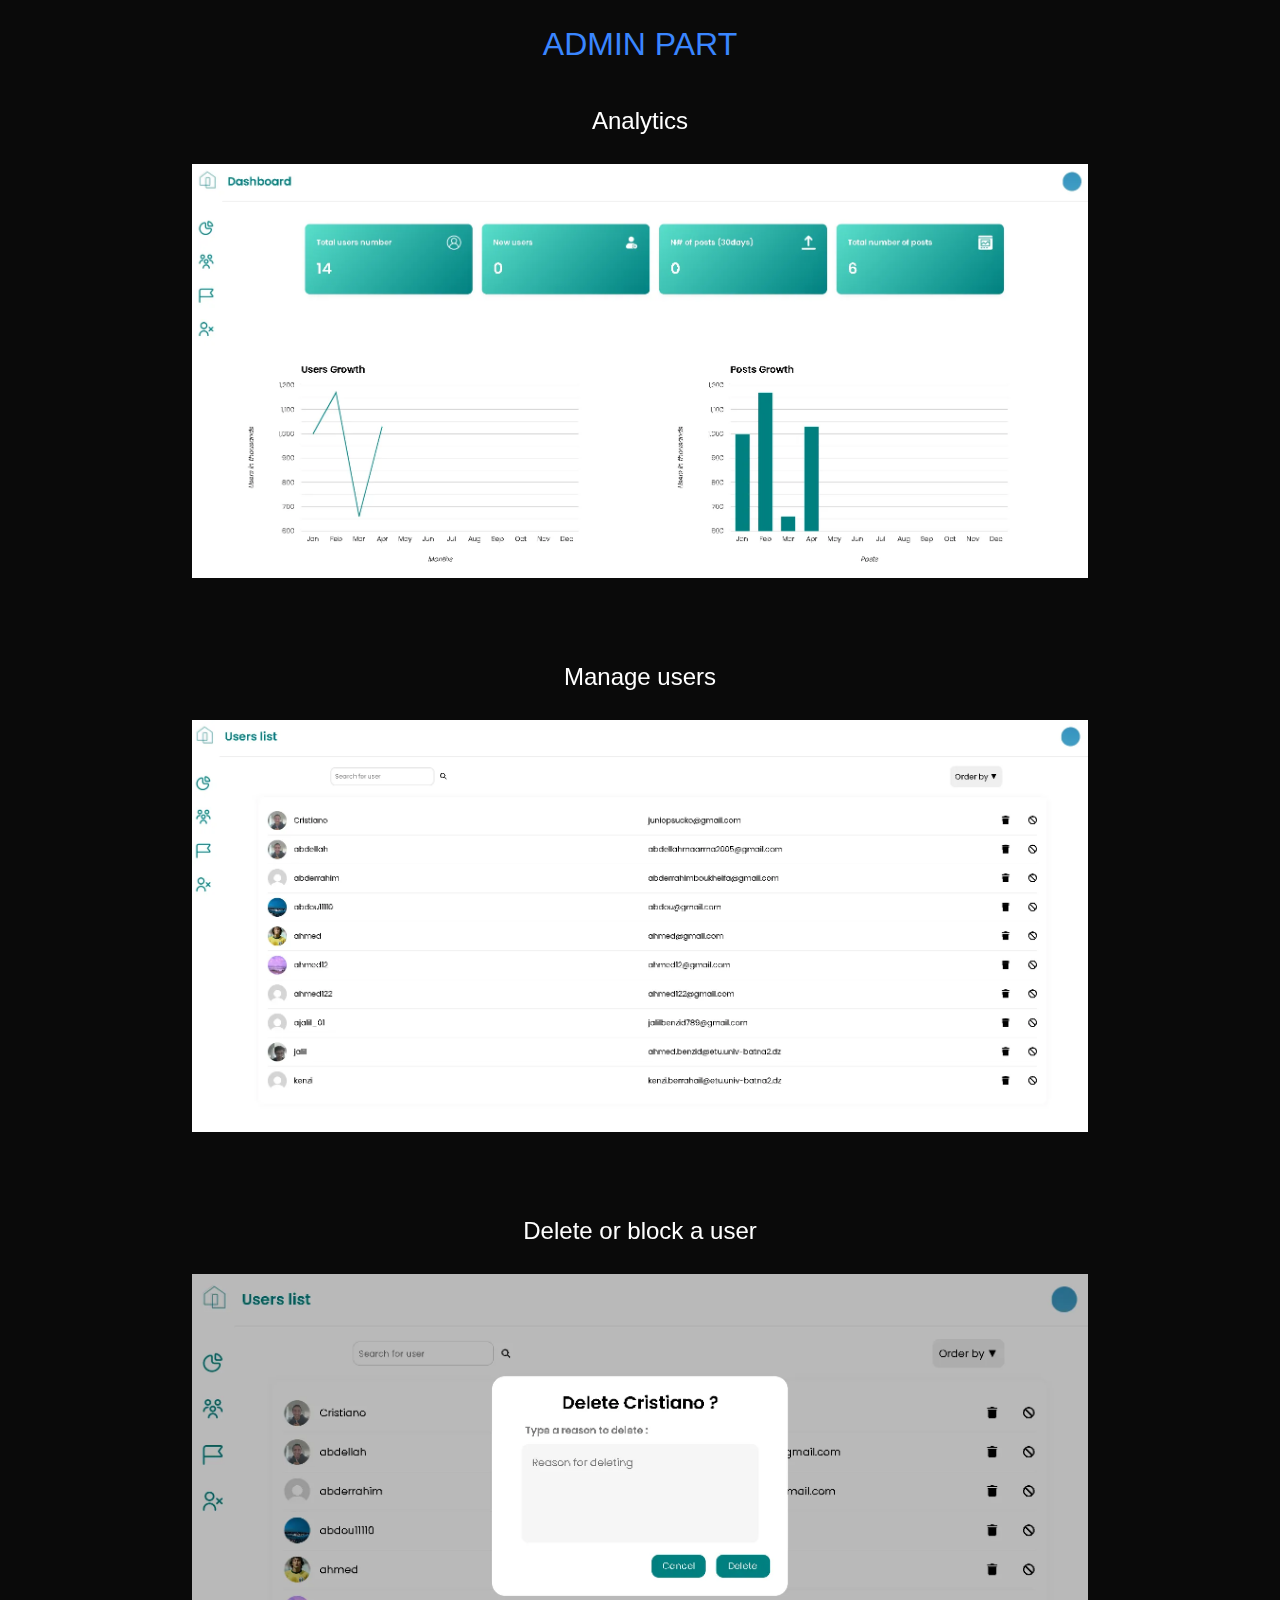
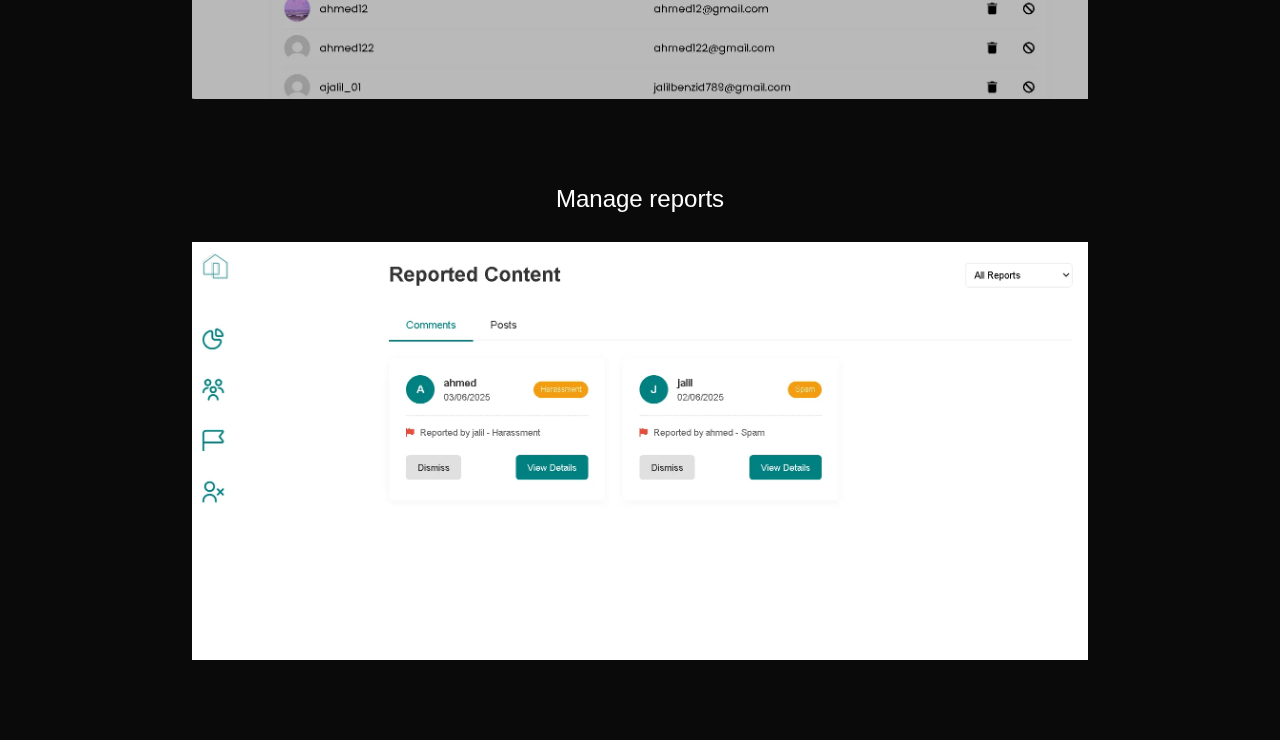
<file: project-house.html>
<!DOCTYPE html>
<html lang="en">
<head>
    <meta charset="UTF-8">
    <meta name="viewport" content="width=device-width, initial-scale=1.0">
    <link rel="stylesheet" href="project-house.css">
        <link rel="stylesheet" href="https://cdnjs.cloudflare.com/ajax/libs/font-awesome/6.7.2/css/all.min.css" integrity="sha512-Evv84Mr4kqVGRNSgIGL/F/aIDqQb7xQ2vcrdIwxfjThSH8CSR7PBEakCr51Ck+w+/U6swU2Im1vVX0SVk9ABhg==" crossorigin="anonymous" referrerpolicy="no-referrer" />

    <title>House Find</title>
</head>
<body>
      <div class="back-button" onclick="history.back()"><i class="fas fa-arrow-left"></i></div>

      <section class="hero">
        <div class="title">House Find</div>
        <div class="description">A Real State Managemment System wesbite that allows you to post your house and interact with others people's houses</div>
        <img src="assets/house-find-hero.webp" alt="project-picture">
      </section>

      <div class="part">USER PART</div>

      <div class="element">
        <div class="text-element">See Other's posts</div>
        <img src="assets/house-find1.webp" alt="project-picture">
      </div>

      <div class="element">
        <div class="text-element">See Details of a post</div>
        <img src="assets/house-find2.webp" alt="project-picture">
      </div>

    <div class="element">
        <div class="text-element">Comment and see other's comments</div>
        <img src="assets/house-find3.webp" alt="project-picture">
      </div>

    <div class="element">
        <div class="text-element">Report a post or comment</div>
        <img src="assets/house-find4.webp" alt="project-picture">
      </div>

    <div class="element">
        <div class="text-element">Manage your profile</div>
        <img src="assets/house-find5.webp" alt="project-picture">
      </div>

    <div class="element">
        <div class="text-element">Post your house</div>
        <img src="assets/house-find6.webp" alt="project-picture">
      </div>

    <div class="element">
        <div class="text-element">Send the admin email</div>
        <img src="assets/house-find7.webp" alt="project-picture">
      </div>

          <div class="part">ADMIN PART</div>

    <div class="element">
        <div class="text-element">Analytics</div>
        <img src="assets/house-find8.webp" alt="project-picture">
      </div>

    <div class="element">
        <div class="text-element">Manage users</div>
        <img src="assets/house-find9.webp" alt="project-picture">
      </div>

    <div class="element">
        <div class="text-element">Delete or block a user</div>
        <img src="assets/house-find10.webp" alt="project-picture">
      </div>

    <div class="element">
        <div class="text-element">Manage reports</div>
        <img src="assets/house-find11.webp" alt="project-picture">
      </div>


</body>
</html>
</file>
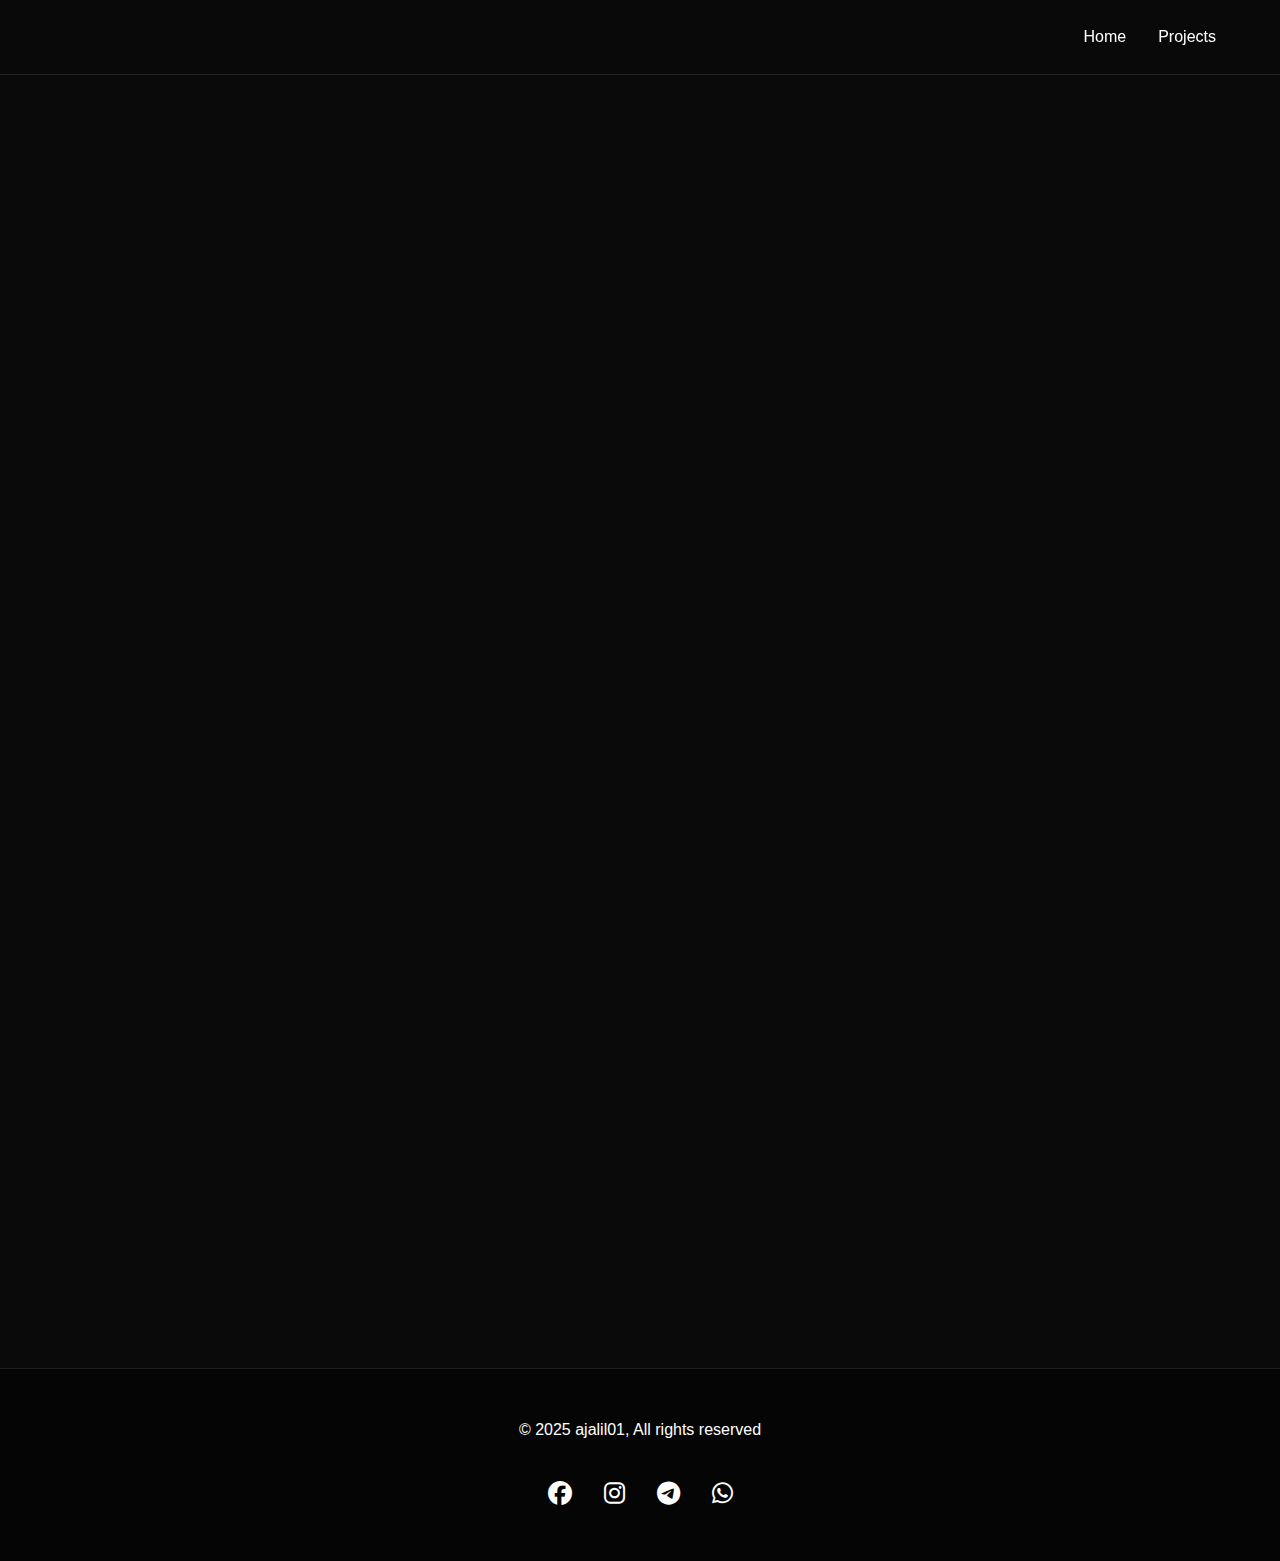
<file: projects.html>
<!DOCTYPE html>
<html lang="en">
<head>
    <meta charset="UTF-8">
    <meta name="viewport" content="width=device-width, initial-scale=1.0">
    <link rel="stylesheet" href="projects.css">
        <link rel="stylesheet" href="https://cdnjs.cloudflare.com/ajax/libs/font-awesome/6.7.2/css/all.min.css" integrity="sha512-Evv84Mr4kqVGRNSgIGL/F/aIDqQb7xQ2vcrdIwxfjThSH8CSR7PBEakCr51Ck+w+/U6swU2Im1vVX0SVk9ABhg==" crossorigin="anonymous" referrerpolicy="no-referrer" />

    <title>projects</title>
</head>
<body>
    
    
    <nav class="nav-bar">
        <div class="logo"></div>
        <input type="checkbox" id="sidebar-active">
            <label for="sidebar-active" class="open-sidebar-button">
                <i class="fa-solid fa-bars"></i>
            </label>
        
            <label id="overlay" for="sidebar-active"></label>

        <ul class="nav-links">
            <label for="sidebar-active" class="close-sidebar-button">
                <i class="fa-solid fa-xmark"></i>
            </label>

            <li><a href="index.html">Home</a></li>
            <!-- <li><a href="">Skills</a></li> -->
            <li><a href="#">Projects</a></li>
        </ul>
    </nav>

    <section class="projects">
        <div class="trio">
        <div class="duo">
            <a href="project-house.html" class="project">
                <img src="assets/house-find-hero.webp" alt="project-picture">
                <p>Real State Managemment System</p>
            </a>
            <h3>House-Find</h3>            
                    </div>
        <div class="duo">
            <a href="auto.html" class="project">
                <img src="assets/auto-hero.webp" alt="project-picture">
                <p>E-commerce Website</p>
            </a>
            <h3>Auto-Accessoire</h3>            
                    </div>
        </div>

                <div class="trio">
        <div class="duo">
            <a href="rihla.html" class="project">
                <img src="assets/rihla-hero.webp" alt="project-picture">
                <p>Travel Agency</p>
            </a>
            <h3>Rihla</h3>            
                    </div>
        <div class="duo">
            <a href="movo.html" class="project">
                <img src="assets/movo-hero.webp" alt="project-picture">
                <p>E-commerce Website</p>
            </a>
            <h3>Movo</h3>            
                    </div>
        </div>

        <div class="trio">
        <div class="duo">
            <a href="boxer.html" class="project">
                <img src="assets/boxer1.webp" alt="project-picture">
                <p>Boxer Managemment</p>
            </a>
            <h3>Boxer</h3>            
                    </div>
        <div class="duo">
            <a href="library.html" class="project">
                <img src="assets/library-hero.webp" alt="project-picture">
                <p>Library Website</p>
            </a>
            <h3>Library</h3>            
                    </div>
        </div>


    </section>

    <footer id="contact">
        <p>&copy; 2025 ajalil01, All rights reserved</p>
        <div class="social-links">

            <a href="https://www.facebook.com/aab.jalil.2025" target="_blank"><i class="fa-brands fa-facebook"></i></a>
            <a href="https://www.instagram.com/b.aaj_01/" target="_blank"><i class="fa-brands fa-instagram"></i></a>
                        <a href="https://t.me/AJalil01" target="_blank"><i class="fa-brands fa-telegram"></i></a>
                        <a href="https://wa.me/213552551683" target="_blank"><i class="fa-brands fa-whatsapp"></i></a>

        </div>
    </footer>

</body>
</html>
</file>
<file: index.css>
*{
    margin : 0;
    padding : 0;
    box-sizing: border-box;
    font-family: 'Segoe UI', Tahoma, Geneva, Verdana, sans-serif;
}

:root{
    --dark-bg : #0a0a0a;
    --darker-bg : #050505;
    --accent : #3a86ff;
    --accent-glow : rgba(58, 134, 255, 0.4);
    --text : #fff;
}

body{
    background-color: var(--dark-bg);
    color : var(--text);
    line-height: 1.6;
    overflow-x: hidden;
}

.nav-bar{
    position : fixed;
    top : 0;
    width : 100%;
    padding : 1.5rem 5%;;
    display : flex;
    justify-content: space-between;
    background-color: rgba(10, 10,10,0.95);
    backdrop-filter: blur(10px);
    z-index: 1000;
    border-bottom: 1px solid rgba(255,255,255,0.1);
}

.logo{
    font-size: 1.8rem;
    font-weight: 700;
    color : var(--accent);
    text-decoration: none;
    position: relative;
    padding-left: 2.5rem;
}

.nav-links{
    display: flex;
    gap: 2rem;
    list-style: none;
}

.nav-links a{
    color: var(--text);
    text-decoration: none;
    font-weight: 500;
    transition: all 0.3s ease;
    position: relative;
}

.nav-links a::after{
    content: '';
    position: absolute;
    bottom: -5px;
    left: 0;
    width: 0;
    height: 2px;
    background: var(--accent);
    transition: width 0.3s ease;
}

.nav-links a:hover::after{
    width : 100%;
}

#sidebar-active{
    display : none;
}

.open-sidebar-button , .close-sidebar-button{
    display : none;
        cursor: pointer;
}

/* header-end */

.hero{
    min-height: 100vh;
    display : flex;
    align-items: center;
    padding: 12% 5%;
    background: radial-gradient(circle at 75% 30%, var(--accent-glow) 0%,transparent 30%);
}

.hero-content{
    flex : 1;
    padding-right: 5rem;
}

.hero-image{
    flex : 1;
    text-align: center;
    position : relative;
}

.profile-img{
    width : 400px;
    height : 400px;
    border-radius: 50%;
    object-fit: cover;
    border : 3px solid var(--accent);
    box-shadow: 0 0 50px var(--accent-glow);
    animation: float 3s ease-in-out infinite;
    filter : grayscale(0.2) contrast(1.1);
}

@keyframes float {
    0%, 100% {transform : translateY(0);}
    50% {transform: translateY(-20px);}
}

.hero h1{
    font-size: 4rem;
    margin-bottom: 1.5rem;
    background: linear-gradient( 45deg , var(--accent) 30%, #ffffff 70%);
    -webkit-background-clip: text;
    -webkit-text-fill-color: transparent;
}

.highlight,.hero p{
    font-size : 1.2rem;
    margin-bottom : 2rem;
    opacity: 0.9;
    max-width: 600px;
}

.cta-button { 
    display : inline-block;
    padding : 1rem 2rem;
    background: linear-gradient(45deg ,var(--accent),var(--accent));
    color : white;
    border-radius: 8px;
    text-decoration: none;
    transition: all 0.3s ease;
    position: relative;
    overflow: hidden;
        cursor: pointer;
}

/* .cta-button:hover{
    background: linear-gradient(45deg ,var(--accent-glow),var(--accent-glow));    
} */


.skills{
    padding : 5rem 5%;
    background: var(--darker-bg);
}

.skills-grid{
    display : grid;
    grid-template-columns: repeat(auto-fit,minmax(250px,1fr));
    gap: 2rem;
    margin-top: 3rem;
}

.skills-card{
    padding : 2rem;
    border-radius: 15px;
    background-color: rgba(255,255,255,0.05);
    transition : all 0.3s ease;
    border : 1px solid rgba(255,255,255,0.1);
    backdrop-filter: blur(5px);
}

.skills-card:hover{
    transform: translateY(-10px);
    border-color : var(--accent);
    box-shadow: 0 10px 30px var(--accent-glow);
}

.skills-card i{
    font-size : 2.5rem;
    color : var(--accent);
    margin-bottom : 1rem;

}


/* footer */

footer{
    background: var(--darker-bg);
    padding: 3rem 5%;
    text-align: center;
    border-top: 1px solid rgba(255,255,255,0.1);
}

.social-links{
    margin-top: 2rem;
    display: flex;
    justify-content: center;
    gap: 2rem;
}

.social-links a{
    color: var(--text);
    font-size: 1.5rem;
    transition: all 0.3 ease;
}

.social-links a:hover{
    color : var(--accent);
    transform: translateY(-3px);
}

@media (max-width : 768px) {
    .nav-links{
        flex-direction: column;
        align-items: flex-start;
        position: fixed;
        top : 0;
        right : -100%;
        z-index : 1000;
        width : 300px;
        height : 100vh;
        background-color: var(--darker-bg);
        box-shadow : -5px 0 px rgba(10, 10,10,0.95);
        transition: 0.5s ease-out;
    }

    .nav-links li{
        box-sizing: border-box;
        height : auto;
        width : 100%;
        padding : 2px 3px;
        justify-content: flex-start;
        display : flex;
        flex-direction: column;
        align-items: center;
    }

    .nav-links li a{
        box-sizing: border-box;
        height : auto;
        width : 100%;
        padding : 20px 30px;
        justify-content: flex-start;
        text-align: center;
    }


    .open-sidebar-button , .close-sidebar-button{
        padding: 20px;
        display : block;
    }

    #sidebar-active:checked ~ .nav-links{
        right : 0;
    }
    #overlay {
    display: none;
    position: fixed;
    top: 0;
    left: 0;
    width: 100vh;
    height: 100vh;
    background-color: rgba(0, 0, 0, 0.5);    
    z-index: 999;
}

    #sidebar-active:checked ~ #overlay{
        display: block;
    }

    .logo{
        font-size : 1.5rem;
        padding-left : 2rem;
    }


    /* .nav-links a::before{
    content: '';
    position: absolute;
    top: -5px;
    left: 0;
    width: 0;
    height: 2px;
    background: var(--accent);
    transition: width 0.3s ease;
}

.nav-links a:hover::before{
    width : 100%;
} */
}

@media (max-width : 768px) {
    .hero{
        flex-direction: column;
        text-align: center;
        padding-top: 8rem;
    }

    .hero-content{
        padding-right : 0;
        margin-bottom : 3rem;
    }

    .profile-img{
        width : 280px;
        height : 280px;
    }

}

@media (max-width : 720px){
    .hero-content h1{
        font-size : 3em;
    }
}

@media (max-width : 540px){
    .hero-content h1{
        font-size : 2em;
    }
    .hero-content p,.hero-content .highlight{
        font-size : 1em;
    }

    .skills .skills-grid .skills-card i{
        font-size: 1.5em;
    }

    .skills .skills-grid .skills-card h3{
        font-size: 1em;
    }

    .skills .skills-grid .skills-card p{
        font-size: 0.9em;

    }
    
}
</file>
<file: project-house.css>
*{
    margin : 0;
    padding : 0;
    box-sizing: border-box;
    font-family: 'Segoe UI', Tahoma, Geneva, Verdana, sans-serif;
}

:root{
    --dark-bg : #0a0a0a;
    --darker-bg : #050505;
    --accent : #3a86ff;
    --accent-glow : rgba(58, 134, 255, 0.4);
    --text : #fff;
}

body{
    background-color: var(--dark-bg);
    color : var(--text);
    line-height: 1.6;
    overflow-x: hidden;
        user-select: none;
}



.back-button {
  /* Base Styles */
  --btn-color: var(--accent);
  --btn-glow: var(--accent-glow);
  --btn-text: var(--text);
  
  width: 60px;
  height: 60px;
  display: flex;
  align-items: center;
  justify-content: center;
  font-size: 1.3em;
  cursor: pointer;
  user-select: none;
  z-index: 999;
  position: fixed;
  top: 30px;
  left: 30px;
  border: none;
  outline: none;
  background: transparent;
  padding: 0;
}

/* Blob container */
.back-button::before {
  content: "";
  position: absolute;
  width: 100%;
  height: 100%;
  background: var(--btn-color);
  border-radius: 50%;
  clip-path: path('M0 25.6c-.5-7.1 4.1-14.5 10-19.1S23.4.1 32.2 0c8.8 0 19 1.6 24.4 8s5.6 17.8 1.7 27a29.7 29.7 0 01-20.5 18c-8.4 1.5-17.3-2.6-24.5-8S.5 32.6.1 25.6z');
  box-shadow: 0 4px 20px var(--btn-glow);
  transition: all 0.4s cubic-bezier(0.34, 1.56, 0.64, 1);
  z-index: -1;
}

/* Arrow styling */
.back-button i {
  color: var(--btn-text);
  transition: transform 0.3s ease;
  position: relative;
  z-index: 2;
}

/* Hover States */
.back-button:hover::before {
  transform: scale(1.05);
  box-shadow: 0 6px 25px var(--btn-glow);
  clip-path: path('M0 23c-.5-8 4-16 10-20s14-7 23-7c9 0 20 2 25 9s5 19 1 28a30 30 0 01-21 18c-8 2-17-2-24-8S.5 31 0 23z');
}

.back-button:hover i {
  transform: translateX(-3px);
}

/* Active State */
.back-button:active::before {
  transform: scale(0.95);
  box-shadow: 0 2px 10px var(--btn-glow);
  transition: all 0.1s ease-out;
}

/* Focus Animation */
@keyframes pulseGlow {
  0% { box-shadow: 0 0 0 0 var(--btn-glow); }
  70% { box-shadow: 0 0 0 12px transparent; }
  100% { box-shadow: 0 0 0 0 transparent; }
}

.back-button:focus::before {
  animation: pulseGlow 1s;
}

@keyframes ripple {
  0% {
    transform: scale(0, 0);
    opacity: 0.5;
  }
  100% {
    transform: scale(20, 20);
    opacity: 0;
  }
}

.hero{
    margin-top: 4em;
    display : flex;
    flex-direction: column;
    align-items: center;
    margin-bottom: 5em;
}

.part{
    display : flex;
    flex-direction: column;
    align-items: center;
    margin-bottom: 1em;
        font-size : 2em;
            color: var(--accent);

}

.title{
    color: var(--accent);
    font-size : 3em;
    display : flex;
    flex-direction: column;
    align-items: center;
    margin-bottom : 0.5em;
        text-align: center;
}

.description{
    color: var(--text);
    font-size : 2em;
    display : flex;
    flex-direction: column;
    align-items: center;
    padding-inline:10%; 
    justify-content: center;
    text-align: center;
        margin-bottom : 1em;
}

.hero img{
        display : flex;
    flex-direction: column;
    align-items: center;
    width : 70%;   
    justify-content: center;
}

.element{
    display : flex;
    flex-direction: column;
    align-items: center;
    margin-bottom: 5em;   
}

.element .text-element{
    color: var(--text);
    font-size : 1.5em;
    display : flex;
    flex-direction: column;
    align-items: center;
    padding-inline:10%; 
    justify-content: center;
    text-align: center;
    margin-bottom : 1em;   
}

.element img{
    display : flex;
    flex-direction: column;
    align-items: center;
    width : 70%;   
    justify-content: center;
}


@media (max-width : 1000px) {
    .title{
    color: var(--accent);
    font-size : 2em;
    display : flex;
    flex-direction: column;
    align-items: center;
    margin-bottom : 0.5em;
        text-align: center;
}

.description{
    color: var(--text);
    font-size : 1.2em;
    display : flex;
    flex-direction: column;
    align-items: center;
    padding-inline:10%; 
    justify-content: center;
    text-align: center;
        margin-bottom : 1em;
}

.part{
    display : flex;
    flex-direction: column;
    align-items: center;
    margin-bottom: 1em;
        font-size : 1.5em;
            color: var(--accent);

}

.element .text-element{
    color: var(--text);
    font-size : 1em;
    display : flex;
    flex-direction: column;
    align-items: center;
    padding-inline:10%; 
    justify-content: center;
    text-align: center;
    margin-bottom : 1em;   
}
.back-button {
  width: 50px;
  height: 50px;

  font-size: 1em;

  
}
}


@media (max-width : 500px){
.description{
    color: var(--text);
    font-size : 0.9em;
    display : flex;
    flex-direction: column;
    align-items: center;
    padding-inline:10%; 
    justify-content: center;
    text-align: center;
        margin-bottom : 1em;
}

.back-button {
  width: 40px;
  height: 40px;

  font-size: 0.7em;

  
}
}




.element {
  will-change: transform, opacity; /* Improves performance */
}

/* Hero animations */
.hero .title {
  animation: heroTitle 1s ease-out both;
}

.hero .description {
  animation: heroDesc 1s 0.2s ease-out both;
}

.hero img {
  animation: heroImage 1s 0.3s ease-out both;
}

@keyframes heroTitle {
  from {
    transform: translateY(40px);
    opacity: 0;
  }
}

@keyframes heroDesc {
  from {
    transform: translateY(30px);
    opacity: 0;
  }
}

@keyframes heroImage {
  from {
    transform: translateY(50px) scale(0.95);
    opacity: 0;
  }
}
</file>
<file: projects.css>
*{
    margin : 0;
    padding : 0;
    box-sizing: border-box;
    font-family: 'Segoe UI', Tahoma, Geneva, Verdana, sans-serif;
}

:root{
    --dark-bg : #0a0a0a;
    --darker-bg : #050505;
    --accent : #3a86ff;
    --accent-glow : rgba(58, 134, 255, 0.4);
    --text : #fff;
}

body{
    background-color: var(--dark-bg);
    color : var(--text);
    line-height: 1.6;
    overflow-x: hidden;
    user-select: none;
}

.nav-bar{
    position : fixed;
    top : 0;
    width : 100%;
    padding : 1.5rem 5%;;
    display : flex;
    justify-content: space-between;
    background-color: rgba(10, 10,10,0.95);
    backdrop-filter: blur(10px);
    z-index: 1000;
    border-bottom: 1px solid rgba(255,255,255,0.1);
}

.logo{
    font-size: 1.8rem;
    font-weight: 700;
    color : var(--accent);
    text-decoration: none;
    position: relative;
    padding-left: 2.5rem;
}

.nav-links{
    display: flex;
    gap: 2rem;
    list-style: none;
}

.nav-links a{
    color: var(--text);
    text-decoration: none;
    font-weight: 500;
    transition: all 0.3s ease;
    position: relative;
}

.nav-links a::after{
    content: '';
    position: absolute;
    bottom: -5px;
    left: 0;
    width: 0;
    height: 2px;
    background: var(--accent);
    transition: width 0.3s ease;
}

.nav-links a:hover::after{
    width : 100%;
}

#sidebar-active{
    display : none;
}

.open-sidebar-button , .close-sidebar-button{
    display : none;
        cursor: pointer;
}

a:focus, button:focus, input:focus, label:focus {
    outline: none;
}


footer{
    background: var(--darker-bg);
    padding: 3rem 5%;
    text-align: center;
    border-top: 1px solid rgba(255,255,255,0.1);
}

.social-links{
    margin-top: 2rem;
    display: flex;
    justify-content: center;
    gap: 2rem;
}

.social-links a{
    color: var(--text);
    font-size: 1.5rem;
    transition: all 0.3 ease;
}

.social-links a:hover{
    color : var(--accent);
    transform: translateY(-3px);
}



@media (max-width : 768px) {
    .nav-links{
        flex-direction: column;
        align-items: flex-start;
        position: fixed;
        top : 0;
        right : -100%;
        z-index : 1000;
        width : 200px;
        height : 100vh;
        background-color: var(--darker-bg);
        box-shadow : -5px 0 px rgba(10, 10,10,0.95);
        transition: 0.5s ease-out;
    }

    .nav-links li{
        box-sizing: border-box;
        height : auto;
        width : 100%;
        padding : 2px 3px;
        justify-content: flex-start;
        display : flex;
        flex-direction: column;
        align-items: center;
    }

    .nav-links li a{
        box-sizing: border-box;
        height : auto;
        width : 100%;
        padding : 20px 30px;
        justify-content: flex-start;
        text-align: center;
    }


    .open-sidebar-button , .close-sidebar-button{
        padding: 20px;
        display : block;
    }

    .open-sidebar-button{
        padding-block: 10px;
    }

    #sidebar-active:checked ~ .nav-links{
        right : 0;
    }
    #overlay {
    display: none;
    position: fixed;
    top: 0;
    left: 0;
    width: 100vh;
    height: 100vh;
    background-color: rgba(0, 0, 0, 0.5);    
    z-index: 999;
}

    #sidebar-active:checked ~ #overlay{
        display: block;
    }

    .logo{
        font-size : 1.5rem;
        padding-left : 2rem;
    }


    /* .nav-links a::before{
    content: '';
    position: absolute;
    top: -5px;
    left: 0;
    width: 0;
    height: 2px;
    background: var(--accent);
    transition: width 0.3s ease;
}

.nav-links a:hover::before{
    width : 100%;
} */



    .nav-bar{

    padding : 0.1rem 5%;;
}
}


.projects{
    display : flex;
    flex-direction: column;
    align-items: center;
    width : 100%;
    padding: 8% 5%;
    margin-block : 4rem;
}

.trio{
    display : flex;
    flex-direction: row;
    align-items: center;
    justify-content: space-between;
    width : 100%;
    padding-inline: 5%;
    margin-bottom: 5em;
}

.duo{
    display : flex;
    flex-direction: column;
    align-items: center;
    width : 45%;   
}

  .project {
    position: relative;
    display: block;
    width: 100%;
    margin: 0;
    padding: 0;
    text-decoration: none;
  }

  .project img {
    display: block;
    width: 100%;
    height: auto;
    margin: 0;
    padding: 0;
  }


  .project::after {
    content: '';
    position: absolute;
    top: 0;
    left: 0;
    width: 100%;
    height: 100%;
    background: rgba(0, 0, 0, 0.5);
    opacity: 0;
    transition: opacity 0.3s ease;
  }


  .project p {
    position: absolute;
    top: 50%;
    left: 50%;
    transform: translate(-50%, -50%);
    color: white;
    margin: 0;
    opacity: 0;
    transition: opacity 0.3s ease;
    z-index: 1;
    width: 90%;
    text-align: center;
    font-size: clamp(14px, 3vw, 24px);
  }


  .project:hover::after {
    opacity: 1; 
  }

  .project:hover p {
    opacity: 1;
  }

  .duo h3{
    margin-top: 1em;
  }
/* .projectt {
    display : flex;
    position: relative;
    flex-direction: column;
    align-items: center;
    width : 40%;
    background-image: url('assets/photo_5996613938764170379_w.jpg');
    background-size: cover;
    background-repeat: no-repeat;
    background-position: center;
    height : 250px;
    width : 550px;
} */


@media (max-width:786px) {
    .trio{
    flex-direction: column;
        margin-bottom:0em;
}
.duo{
    width : 90%;   
        margin-bottom: 3em;
}

}

  .duo {
    opacity: 0;
    transform: scale(0.5);
    will-change: opacity, transform; /* Improves performance */
  }
</file>
